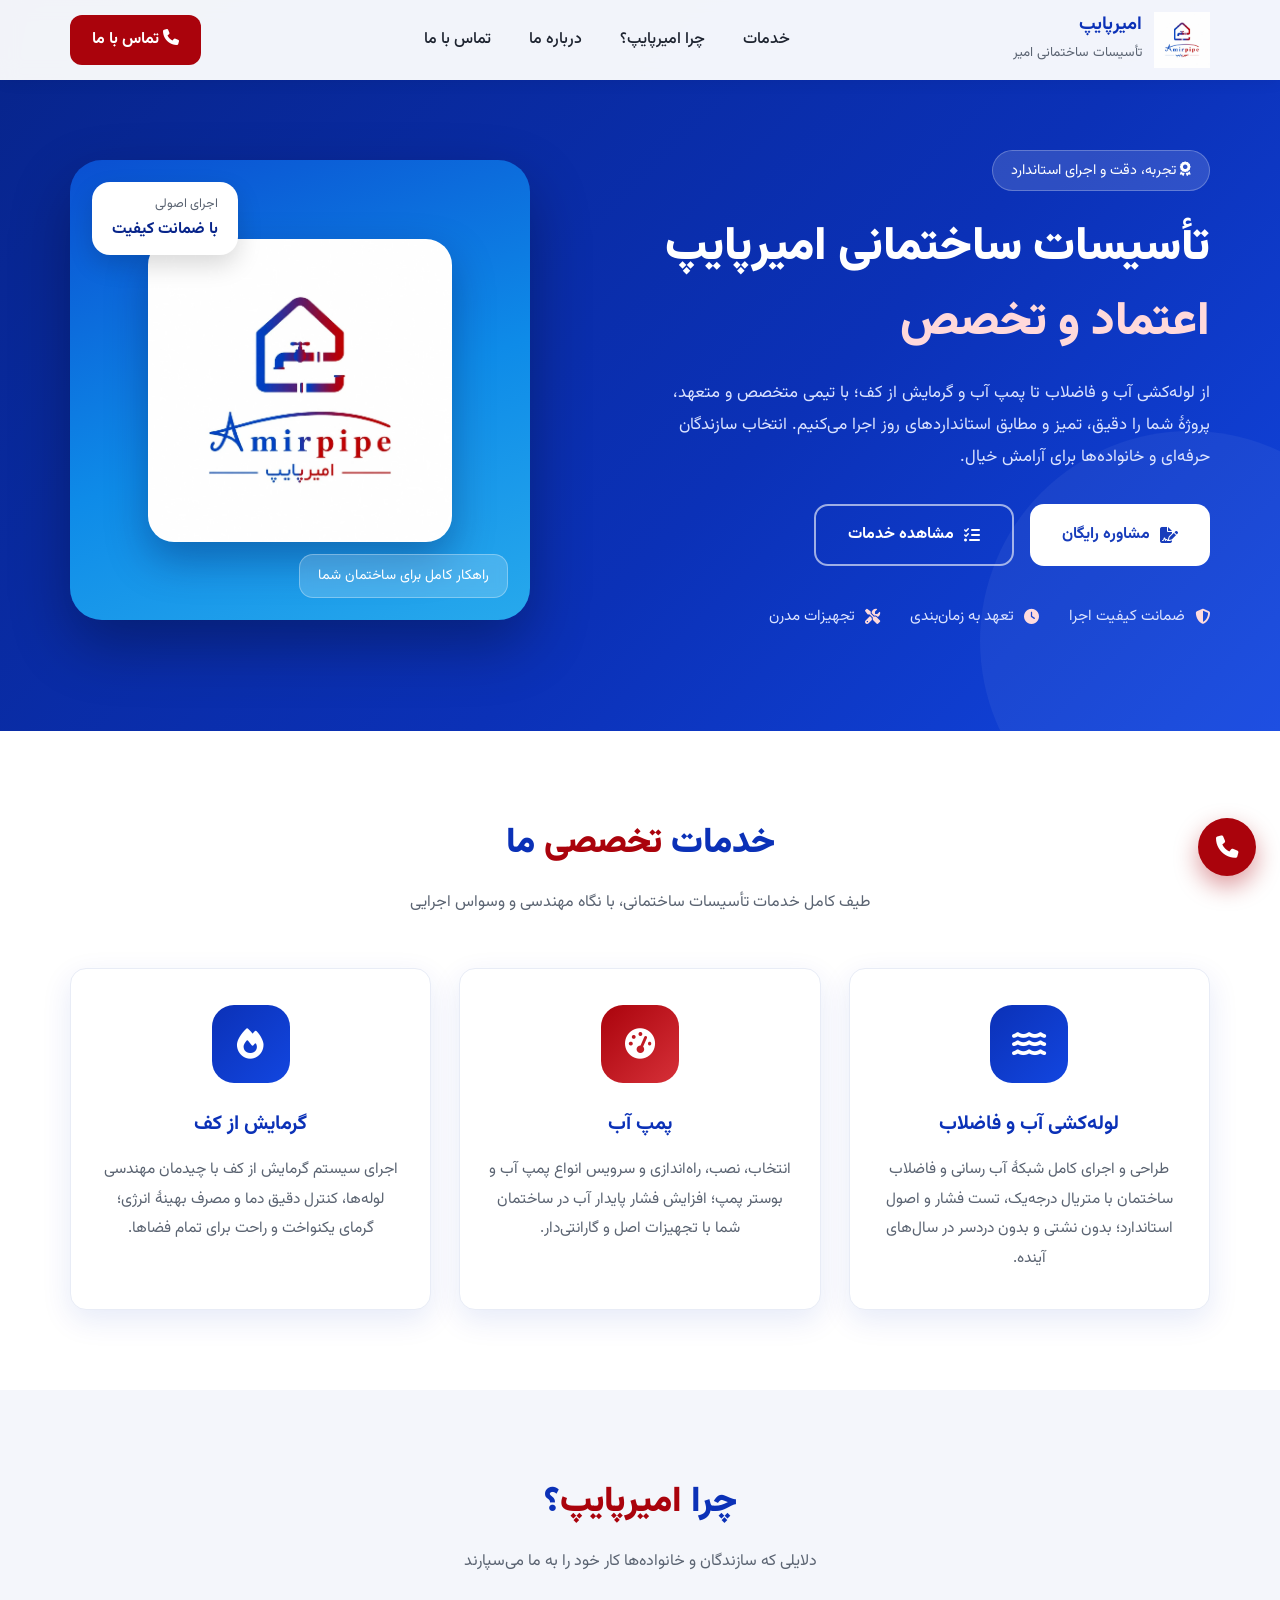
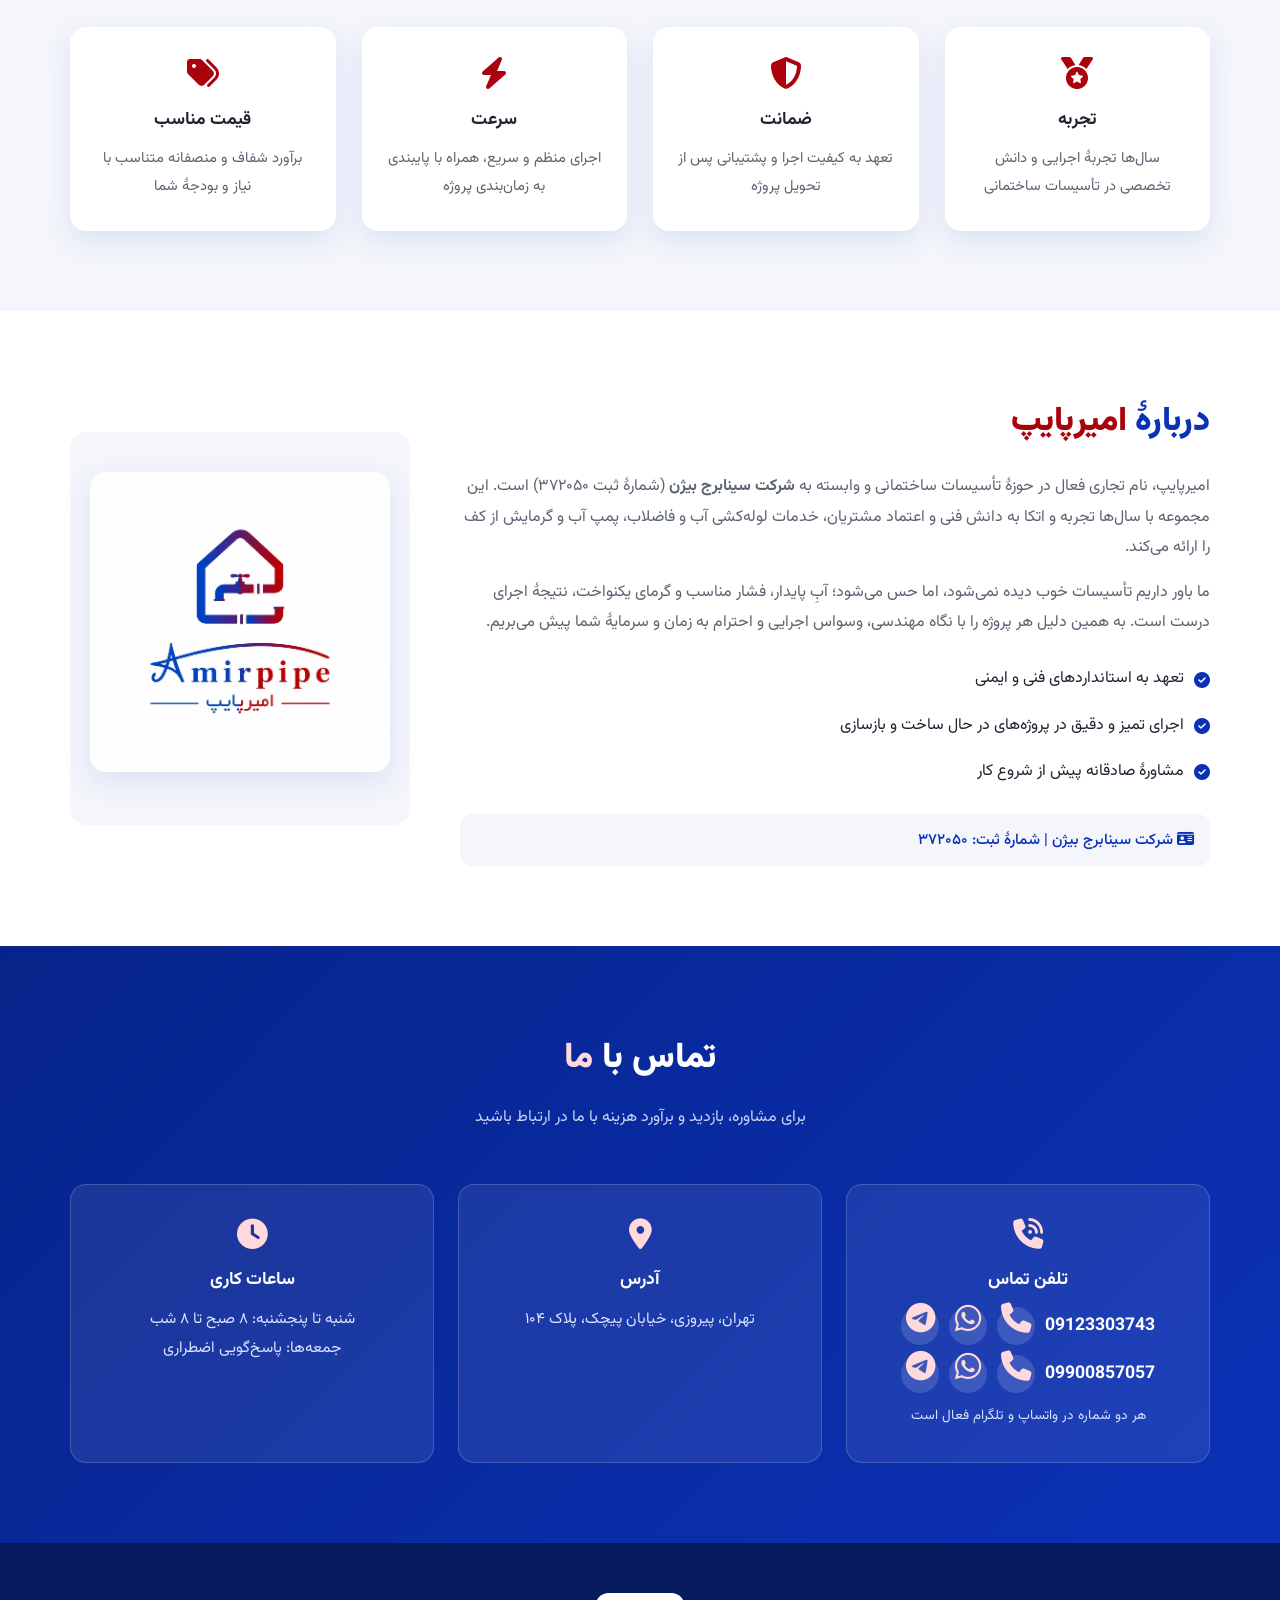
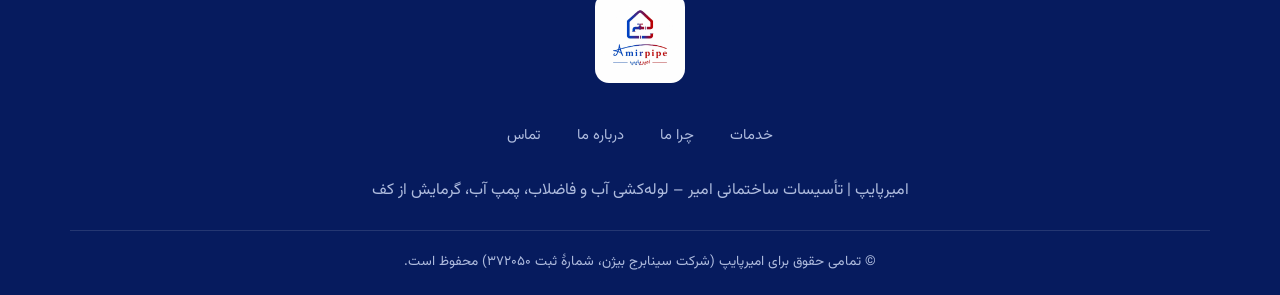
<file: index.html>
<!DOCTYPE html>
<html lang="fa" dir="rtl">
<head>
<meta charset="UTF-8">
<meta name="viewport" content="width=device-width, initial-scale=1.0">
<title>امیرپایپ | تأسیسات ساختمانی – لوله‌کشی، پمپ آب، گرمایش از کف</title>
<meta name="description" content="امیرپایپ؛ تأسیسات ساختمانی امیر: لوله‌کشی آب و فاضلاب، پمپ آب و گرمایش از کف با تخصص، دقت و اعتماد. اجرای استاندارد برای سازندگان و افراد.">
<meta name="keywords" content="لوله کشی آب و فاضلاب, پمپ آب, گرمایش از کف, تأسیسات ساختمانی, امیرپایپ">
<meta property="og:title" content="امیرپایپ | تأسیسات ساختمانی">
<meta property="og:description" content="لوله‌کشی آب و فاضلاب، پمپ آب و گرمایش از کف با تخصص و اعتماد.">
<meta property="og:image" content="[data-uri]">
<link rel="icon" type="image/webp" href="[data-uri]">
<link rel="preconnect" href="https://fonts.googleapis.com">
<link rel="preconnect" href="https://fonts.gstatic.com" crossorigin>
<link href="https://fonts.googleapis.com/css2?family=Vazirmatn:wght@300;400;500;700;900&display=swap" rel="stylesheet">
<link rel="stylesheet" href="https://cdnjs.cloudflare.com/ajax/libs/font-awesome/6.5.1/css/all.min.css">
<style>
:root{
  --primary:#0B31B7;
  --primary-dark:#07248a;
  --accent:#AA030C;
  --light:#f4f6fb;
  --white:#ffffff;
  --text:#1e2430;
  --muted:#5b6472;
  --radius:16px;
  --shadow:0 10px 30px rgba(11,49,183,.10);
}
*{margin:0;padding:0;box-sizing:border-box}
html{scroll-behavior:smooth}
body{font-family:'Vazirmatn',Tahoma,sans-serif;color:var(--text);background:var(--white);line-height:1.9}
img{max-width:100%}
a{text-decoration:none;color:inherit}
.container{width:min(1140px,92%);margin-inline:auto}
section{padding:80px 0}
.section-title{text-align:center;margin-bottom:50px}
.section-title h2{font-size:clamp(1.5rem,3.5vw,2.2rem);font-weight:900;color:var(--primary)}
.section-title h2 span{color:var(--accent)}
.section-title p{color:var(--muted);max-width:600px;margin:10px auto 0}
.reveal{opacity:0;transform:translateY(40px);transition:opacity .8s ease,transform .8s ease}
.reveal.visible{opacity:1;transform:translateY(0)}

/* Header */
header{position:fixed;inset-inline:0;top:0;background:rgba(255,255,255,.95);backdrop-filter:blur(10px);box-shadow:0 2px 15px rgba(0,0,0,.06);z-index:1000;transition:.3s}
.header-inner{display:flex;align-items:center;justify-content:space-between;padding:12px 0}
.brand{display:flex;align-items:center;gap:12px}
.brand img{height:56px;width:auto}
.brand-text b{color:var(--primary);font-size:1.15rem;display:block;line-height:1.4}
.brand-text small{color:var(--muted)}
nav ul{display:flex;gap:6px;list-style:none}
nav a{padding:10px 16px;border-radius:10px;font-weight:500;transition:.3s}
nav a:hover{background:var(--light);color:var(--primary)}
.header-cta{background:var(--accent);color:#fff;padding:10px 22px;border-radius:12px;font-weight:700;transition:.3s}
.header-cta:hover{background:#8a030a}
.hamburger{display:none;background:none;border:0;font-size:1.6rem;color:var(--primary);cursor:pointer;padding:6px}

/* Hero */
.hero{padding-top:150px;padding-bottom:100px;background:linear-gradient(135deg,#07248a 0%,#0B31B7 60%,#1246e0 100%);color:#fff;position:relative;overflow:hidden}
.hero::after{content:"";position:absolute;inset-inline-start:-120px;bottom:-120px;width:420px;height:420px;border-radius:50%;background:rgba(255,255,255,.05)}
.hero-inner{display:flex;align-items:center;gap:50px;flex-wrap:wrap}
.hero-text{flex:1 1 480px}
.hero-text .tag{display:inline-block;background:rgba(255,255,255,.14);border:1px solid rgba(255,255,255,.25);padding:6px 18px;border-radius:50px;font-size:.9rem;margin-bottom:20px}
.hero-text h1{font-size:clamp(1.7rem,4.5vw,2.9rem);font-weight:900;line-height:1.6;margin-bottom:18px}
.hero-text h1 .accent{color:#ffd9db}
.hero-text p{color:#dbe3ff;font-size:1.05rem;margin-bottom:30px;max-width:560px}
.hero-actions{display:flex;gap:16px;flex-wrap:wrap}
.btn{padding:14px 32px;border-radius:14px;font-weight:700;transition:.3s;display:inline-flex;align-items:center;gap:10px}
.btn-primary{background:#fff;color:var(--primary)}
.btn-primary:hover{background:var(--accent);color:#fff;transform:translateY(-3px)}
.btn-outline{border:2px solid rgba(255,255,255,.6);color:#fff}
.btn-outline:hover{background:rgba(255,255,255,.12)}
.hero-logo{flex:0 1 460px;width:100%}
.hero-card{position:relative;aspect-ratio:1/1;border-radius:32px;background:linear-gradient(160deg,#0a4fd1 0%,#0e8be8 55%,#27a9ec 100%);box-shadow:0 25px 60px rgba(0,0,0,.30);display:flex;align-items:center;justify-content:center;overflow:hidden}
.hero-card .logo-box{width:66%;aspect-ratio:1/1;border-radius:26px;overflow:hidden;box-shadow:0 18px 40px rgba(3,20,80,.35)}
.hero-card .logo-box img{display:block;width:100%;height:100%;object-fit:contain}
.hero-card .hc-badge{position:absolute;left:22px;top:22px;background:#fff;color:#1e2430;border-radius:18px;padding:12px 20px;text-align:right;line-height:1.7;box-shadow:0 10px 25px rgba(0,0,0,.15)}
.hero-card .hc-badge small{display:block;font-size:.8rem;color:#5b6472}
.hero-card .hc-badge b{font-size:1rem;color:#07248a}
.hero-card .hc-label{position:absolute;right:22px;bottom:22px;background:rgba(255,255,255,.18);border:1px solid rgba(255,255,255,.3);color:#fff;border-radius:14px;padding:8px 18px;font-size:.88rem;backdrop-filter:blur(6px)}
footer .brand-logo{height:90px;width:auto;border-radius:14px;background:#fff}
.hero-badges{display:flex;gap:30px;margin-top:36px;flex-wrap:wrap}
.hero-badges div{display:flex;align-items:center;gap:10px;color:#dbe3ff;font-size:.95rem}
.hero-badges i{color:#ffd9db}

/* Services */
.services-grid{display:grid;grid-template-columns:repeat(auto-fit,minmax(280px,1fr));gap:28px}
.service-card{background:var(--white);border:1px solid #e8ecf6;border-radius:var(--radius);padding:36px 28px;text-align:center;transition:.35s;box-shadow:var(--shadow)}
.service-card:hover{transform:translateY(-8px);border-color:var(--primary)}
.service-icon{width:78px;height:78px;margin:0 auto 22px;border-radius:22px;background:linear-gradient(135deg,var(--primary),#1246e0);color:#fff;display:flex;align-items:center;justify-content:center;font-size:1.9rem}
.service-card:nth-child(2) .service-icon{background:linear-gradient(135deg,var(--accent),#d63038)}
.service-card h3{font-size:1.25rem;margin-bottom:12px;color:var(--primary)}
.service-card p{color:var(--muted);font-size:.97rem}

/* Why us */
.why{background:var(--light)}
.why-grid{display:grid;grid-template-columns:repeat(auto-fit,minmax(240px,1fr));gap:26px}
.why-item{background:#fff;border-radius:var(--radius);padding:30px 24px;text-align:center;box-shadow:var(--shadow);transition:.3s}
.why-item:hover{transform:translateY(-6px)}
.why-item i{font-size:2rem;color:var(--accent);margin-bottom:14px}
.why-item h3{font-size:1.1rem;margin-bottom:8px}
.why-item p{color:var(--muted);font-size:.92rem}

/* About */
.about-inner{display:flex;gap:50px;align-items:center;flex-wrap:wrap}
.about-text{flex:1 1 480px}
.about-text h2{font-size:clamp(1.5rem,3vw,2.1rem);font-weight:900;color:var(--primary);margin-bottom:18px}
.about-text h2 span{color:var(--accent)}
.about-text p{color:var(--muted);margin-bottom:14px}
.about-points{list-style:none;margin-top:18px}
.about-points li{padding:8px 0;display:flex;gap:10px;align-items:center}
.about-points i{color:var(--primary)}
.about-logo{flex:0 1 340px;text-align:center;background:var(--light);border-radius:var(--radius);padding:40px 20px}
.about-logo img{border-radius:16px;box-shadow:var(--shadow)}

/* Contact */
.contact{background:linear-gradient(135deg,#07248a,#0B31B7);color:#fff}
.contact .section-title h2{color:#fff}
.contact .section-title p{color:#c9d4f7}
.contact-grid{display:grid;grid-template-columns:repeat(auto-fit,minmax(260px,1fr));gap:24px}
.contact-card{background:rgba(255,255,255,.08);border:1px solid rgba(255,255,255,.18);border-radius:var(--radius);padding:34px 26px;text-align:center;transition:.3s}
.contact-card:hover{background:rgba(255,255,255,.14)}
.contact-card i{font-size:1.9rem;color:#ffd9db;margin-bottom:14px}
.contact-card h3{margin-bottom:8px;font-size:1.1rem}
.contact-card p,.contact-card a{color:#dbe3ff;font-size:.97rem;direction:ltr;unicode-bidi:embed}
.contact-card a:hover{color:#fff}

.phone-row{display:flex;align-items:center;justify-content:center;gap:10px;flex-wrap:wrap;margin:10px 0}
.phone-row .num{font-weight:700;font-size:1.1rem;color:#fff;direction:ltr;unicode-bidi:embed}
.phone-row .ch{width:38px;height:38px;border-radius:50%;display:inline-flex;align-items:center;justify-content:center;background:rgba(255,255,255,.14);color:#fff;font-size:1.1rem;transition:.3s}
.phone-row .ch:hover{transform:translateY(-3px)}
.phone-row .ch.wa:hover{background:#25D366}
.phone-row .ch.tg:hover{background:#229ED9}
.phone-row .ch.tel:hover{background:var(--accent)}
.reg-note{margin-top:18px;padding:12px 16px;background:var(--light);border-radius:12px;color:var(--primary);font-weight:500;font-size:.95rem}

/* Footer */
footer{background:#061b5e;color:#aebbdd;padding:50px 0 20px;text-align:center}
footer .brand img{height:60px}
footer .f-nav{display:flex;gap:8px;justify-content:center;flex-wrap:wrap;margin:20px 0}
footer .f-nav a{padding:6px 14px;font-size:.92rem;transition:.3s}
footer .f-nav a:hover{color:#fff}
footer .copy{border-top:1px solid rgba(255,255,255,.12);margin-top:24px;padding-top:18px;font-size:.85rem}

/* Floating call */
.call-float{position:fixed;inset-inline-start:24px;bottom:24px;width:58px;height:58px;border-radius:50%;background:var(--accent);color:#fff;display:flex;align-items:center;justify-content:center;font-size:1.4rem;box-shadow:0 10px 25px rgba(170,3,12,.4);z-index:999;animation:pulse 2s infinite}
@keyframes pulse{0%{box-shadow:0 0 0 0 rgba(170,3,12,.45)}70%{box-shadow:0 0 0 18px rgba(170,3,12,0)}100%{box-shadow:0 0 0 0 rgba(170,3,12,0)}}

/* Mobile */
@media(max-width:900px){
  nav{position:fixed;top:80px;inset-inline:0;background:#fff;box-shadow:0 15px 30px rgba(0,0,0,.1);max-height:0;overflow:hidden;transition:max-height .4s ease}
  nav.open{max-height:420px}
  nav ul{flex-direction:column;padding:16px}
  .hamburger{display:block}
  .header-cta{display:none}
  .hero{padding-top:120px}
}
</style>
</head>
<body>

<header>
  <div class="container header-inner">
    <a href="#hero" class="brand">
      <img src="[data-uri]" alt="لوگوی امیرپایپ">
      <span class="brand-text"><b>امیرپایپ</b><small>تأسیسات ساختمانی امیر</small></span>
    </a>
    <nav id="mainNav">
      <ul>
        <li><a href="#services">خدمات</a></li>
        <li><a href="#why">چرا امیرپایپ؟</a></li>
        <li><a href="#about">درباره ما</a></li>
        <li><a href="#contact">تماس با ما</a></li>
      </ul>
    </nav>
    <a class="header-cta" href="#contact"><i class="fa-solid fa-phone"></i> تماس با ما</a>
    <button class="hamburger" id="hamburger" aria-label="باز کردن منو" aria-controls="mainNav" aria-expanded="false"><i class="fa-solid fa-bars"></i></button>
  </div>
</header>

<section class="hero" id="hero">
  <div class="container hero-inner">
    <div class="hero-text reveal">
      <span class="tag"><i class="fa-solid fa-award"></i> تجربه، دقت و اجرای استاندارد</span>
      <h1>تأسیسات ساختمانی امیرپایپ<br><span class="accent">اعتماد و تخصص</span></h1>
      <p>از لوله‌کشی آب و فاضلاب تا پمپ آب و گرمایش از کف؛ با تیمی متخصص و متعهد، پروژهٔ شما را دقیق، تمیز و مطابق استانداردهای روز اجرا می‌کنیم. انتخاب سازندگان حرفه‌ای و خانواده‌ها برای آرامش خیال.</p>
      <div class="hero-actions">
        <a href="#contact" class="btn btn-primary"><i class="fa-solid fa-file-signature"></i> مشاوره رایگان</a>
        <a href="#services" class="btn btn-outline"><i class="fa-solid fa-list-check"></i> مشاهده خدمات</a>
      </div>
      <div class="hero-badges">
        <div><i class="fa-solid fa-shield-halved"></i> ضمانت کیفیت اجرا</div>
        <div><i class="fa-solid fa-clock"></i> تعهد به زمان‌بندی</div>
        <div><i class="fa-solid fa-screwdriver-wrench"></i> تجهیزات مدرن</div>
      </div>
    </div>
    <div class="hero-logo reveal">
      <div class="hero-card">
        <div class="hc-badge"><small>اجرای اصولی</small><b>با ضمانت کیفیت</b></div>
        <div class="logo-box"><img src="[data-uri]" alt="امیرپایپ - تأسیسات ساختمانی"></div>
        <div class="hc-label">راهکار کامل برای ساختمان شما</div>
      </div>
    </div>
  </div>
</section>

<section id="services">
  <div class="container">
    <div class="section-title reveal">
      <h2>خدمات <span>تخصصی</span> ما</h2>
      <p>طیف کامل خدمات تأسیسات ساختمانی، با نگاه مهندسی و وسواس اجرایی</p>
    </div>
    <div class="services-grid">
      <div class="service-card reveal">
        <div class="service-icon"><i class="fa-solid fa-water"></i></div>
        <h3>لوله‌کشی آب و فاضلاب</h3>
        <p>طراحی و اجرای کامل شبکهٔ آب رسانی و فاضلاب ساختمان با متریال درجه‌یک، تست فشار و اصول استاندارد؛ بدون نشتی و بدون دردسر در سال‌های آینده.</p>
      </div>
      <div class="service-card reveal">
        <div class="service-icon"><i class="fa-solid fa-gauge-high"></i></div>
        <h3>پمپ آب</h3>
        <p>انتخاب، نصب، راه‌اندازی و سرویس انواع پمپ آب و بوستر پمپ؛ افزایش فشار پایدار آب در ساختمان شما با تجهیزات اصل و گارانتی‌دار.</p>
      </div>
      <div class="service-card reveal">
        <div class="service-icon"><i class="fa-solid fa-fire"></i></div>
        <h3>گرمایش از کف</h3>
        <p>اجرای سیستم گرمایش از کف با چیدمان مهندسی لوله‌ها، کنترل دقیق دما و مصرف بهینهٔ انرژی؛ گرمای یکنواخت و راحت برای تمام فضاها.</p>
      </div>
    </div>
  </div>
</section>

<section class="why" id="why">
  <div class="container">
    <div class="section-title reveal">
      <h2>چرا <span>امیرپایپ</span>؟</h2>
      <p>دلایلی که سازندگان و خانواده‌ها کار خود را به ما می‌سپارند</p>
    </div>
    <div class="why-grid">
      <div class="why-item reveal"><i class="fa-solid fa-medal"></i><h3>تجربه</h3><p>سال‌ها تجربهٔ اجرایی و دانش تخصصی در تأسیسات ساختمانی</p></div>
      <div class="why-item reveal"><i class="fa-solid fa-shield-halved"></i><h3>ضمانت</h3><p>تعهد به کیفیت اجرا و پشتیبانی پس از تحویل پروژه</p></div>
      <div class="why-item reveal"><i class="fa-solid fa-bolt"></i><h3>سرعت</h3><p>اجرای منظم و سریع، همراه با پایبندی به زمان‌بندی پروژه</p></div>
      <div class="why-item reveal"><i class="fa-solid fa-tags"></i><h3>قیمت مناسب</h3><p>برآورد شفاف و منصفانه متناسب با نیاز و بودجهٔ شما</p></div>
    </div>
  </div>
</section>

<section id="about">
  <div class="container about-inner">
    <div class="about-text reveal">
      <h2>دربارهٔ <span>امیرپایپ</span></h2>
      <p>امیرپایپ، نام تجاری فعال در حوزهٔ تأسیسات ساختمانی و وابسته به <strong>شرکت سینابرج بیژن</strong> (شمارهٔ ثبت ۳۷۲۰۵۰) است. این مجموعه با سال‌ها تجربه و اتکا به دانش فنی و اعتماد مشتریان، خدمات لوله‌کشی آب و فاضلاب، پمپ آب و گرمایش از کف را ارائه می‌کند.</p>
      <p>ما باور داریم تأسیسات خوب دیده نمی‌شود، اما حس می‌شود؛ آبِ پایدار، فشار مناسب و گرمای یکنواخت، نتیجهٔ اجرای درست است. به همین دلیل هر پروژه را با نگاه مهندسی، وسواس اجرایی و احترام به زمان و سرمایهٔ شما پیش می‌بریم.</p>
      <ul class="about-points">
        <li><i class="fa-solid fa-circle-check"></i> تعهد به استانداردهای فنی و ایمنی</li>
        <li><i class="fa-solid fa-circle-check"></i> اجرای تمیز و دقیق در پروژه‌های در حال ساخت و بازسازی</li>
        <li><i class="fa-solid fa-circle-check"></i> مشاورهٔ صادقانه پیش از شروع کار</li>
      </ul>
      <div class="reg-note"><i class="fa-solid fa-id-card"></i> شرکت سینابرج بیژن | شمارهٔ ثبت: ۳۷۲۰۵۰</div>
    </div>
    <div class="about-logo reveal">
      <img src="[data-uri]" alt="لوگوی برند امیرپایپ">
    </div>
  </div>
</section>

<section class="contact" id="contact">
  <div class="container">
    <div class="section-title reveal">
      <h2>تماس با <span style="color:#ffd9db">ما</span></h2>
      <p>برای مشاوره، بازدید و برآورد هزینه با ما در ارتباط باشید</p>
    </div>
    <div class="contact-grid">
      <div class="contact-card reveal">
        <i class="fa-solid fa-phone-volume"></i>
        <h3>تلفن تماس</h3>
        <div class="phone-row"><span class="num">09123303743</span>
          <a class="ch tel" href="tel:09123303743" aria-label="تماس"><i class="fa-solid fa-phone"></i></a>
          <a class="ch wa" href="https://wa.me/989123303743" target="_blank" rel="noopener" aria-label="واتساپ"><i class="fa-brands fa-whatsapp"></i></a>
          <a class="ch tg" href="https://t.me/+989123303743" target="_blank" rel="noopener" aria-label="تلگرام"><i class="fa-brands fa-telegram"></i></a></div>
        <div class="phone-row"><span class="num">09900857057</span>
          <a class="ch tel" href="tel:09900857057" aria-label="تماس"><i class="fa-solid fa-phone"></i></a>
          <a class="ch wa" href="https://wa.me/989900857057" target="_blank" rel="noopener" aria-label="واتساپ"><i class="fa-brands fa-whatsapp"></i></a>
          <a class="ch tg" href="https://t.me/+989900857057" target="_blank" rel="noopener" aria-label="تلگرام"><i class="fa-brands fa-telegram"></i></a></div>
        <p style="direction:rtl;font-size:.85rem">هر دو شماره در واتساپ و تلگرام فعال است</p>
      </div>
      <div class="contact-card reveal">
        <i class="fa-solid fa-location-dot"></i>
        <h3>آدرس</h3>
        <p style="direction:rtl">تهران، پیروزی، خیابان پیچک، پلاک ۱۰۴</p>
      </div>
      <div class="contact-card reveal">
        <i class="fa-solid fa-clock"></i>
        <h3>ساعات کاری</h3>
        <p style="direction:rtl">شنبه تا پنجشنبه: ۸ صبح تا ۸ شب<br>جمعه‌ها: پاسخ‌گویی اضطراری</p>
      </div>
    </div>
  </div>
</section>

<footer>
  <div class="container">
    <img class="brand-logo" src="[data-uri]" alt="امیرپایپ">
    <div class="f-nav">
      <a href="#services">خدمات</a>
      <a href="#why">چرا ما</a>
      <a href="#about">درباره ما</a>
      <a href="#contact">تماس</a>
    </div>
    <p>امیرپایپ | تأسیسات ساختمانی امیر – لوله‌کشی آب و فاضلاب، پمپ آب، گرمایش از کف</p>
    <p class="copy">© تمامی حقوق برای امیرپایپ (شرکت سینابرج بیژن، شمارهٔ ثبت ۳۷۲۰۵۰) محفوظ است.</p>
  </div>
</footer>

<a class="call-float" href="tel:09123303743" aria-label="مشاوره و تماس با امیرپایپ"><i class="fa-solid fa-phone"></i></a>

<script>
// Hamburger menu
const burger=document.getElementById('hamburger'),nav=document.getElementById('mainNav');
burger.addEventListener('click',()=>{const o=nav.classList.toggle('open');burger.setAttribute('aria-expanded',o);burger.innerHTML=o?'<i class="fa-solid fa-xmark"></i>':'<i class="fa-solid fa-bars"></i>';});
nav.querySelectorAll('a').forEach(a=>a.addEventListener('click',()=>{nav.classList.remove('open');burger.innerHTML='<i class="fa-solid fa-bars"></i>';burger.setAttribute('aria-expanded','false');}));

// Scroll reveal
if ('IntersectionObserver' in window) {
  const io=new IntersectionObserver(es=>es.forEach(e=>{if(e.isIntersecting){e.target.classList.add('visible');io.unobserve(e.target);}}),{threshold:.15});
  document.querySelectorAll('.reveal').forEach(el=>io.observe(el));
} else { document.querySelectorAll('.reveal').forEach(el=>el.classList.add('visible')); }

// Header shadow on scroll
window.addEventListener('scroll',()=>{document.querySelector('header').style.boxShadow=window.scrollY>40?'0 6px 25px rgba(0,0,0,.12)':'0 2px 15px rgba(0,0,0,.06)';});
</script>
</body>
</html>
</file>
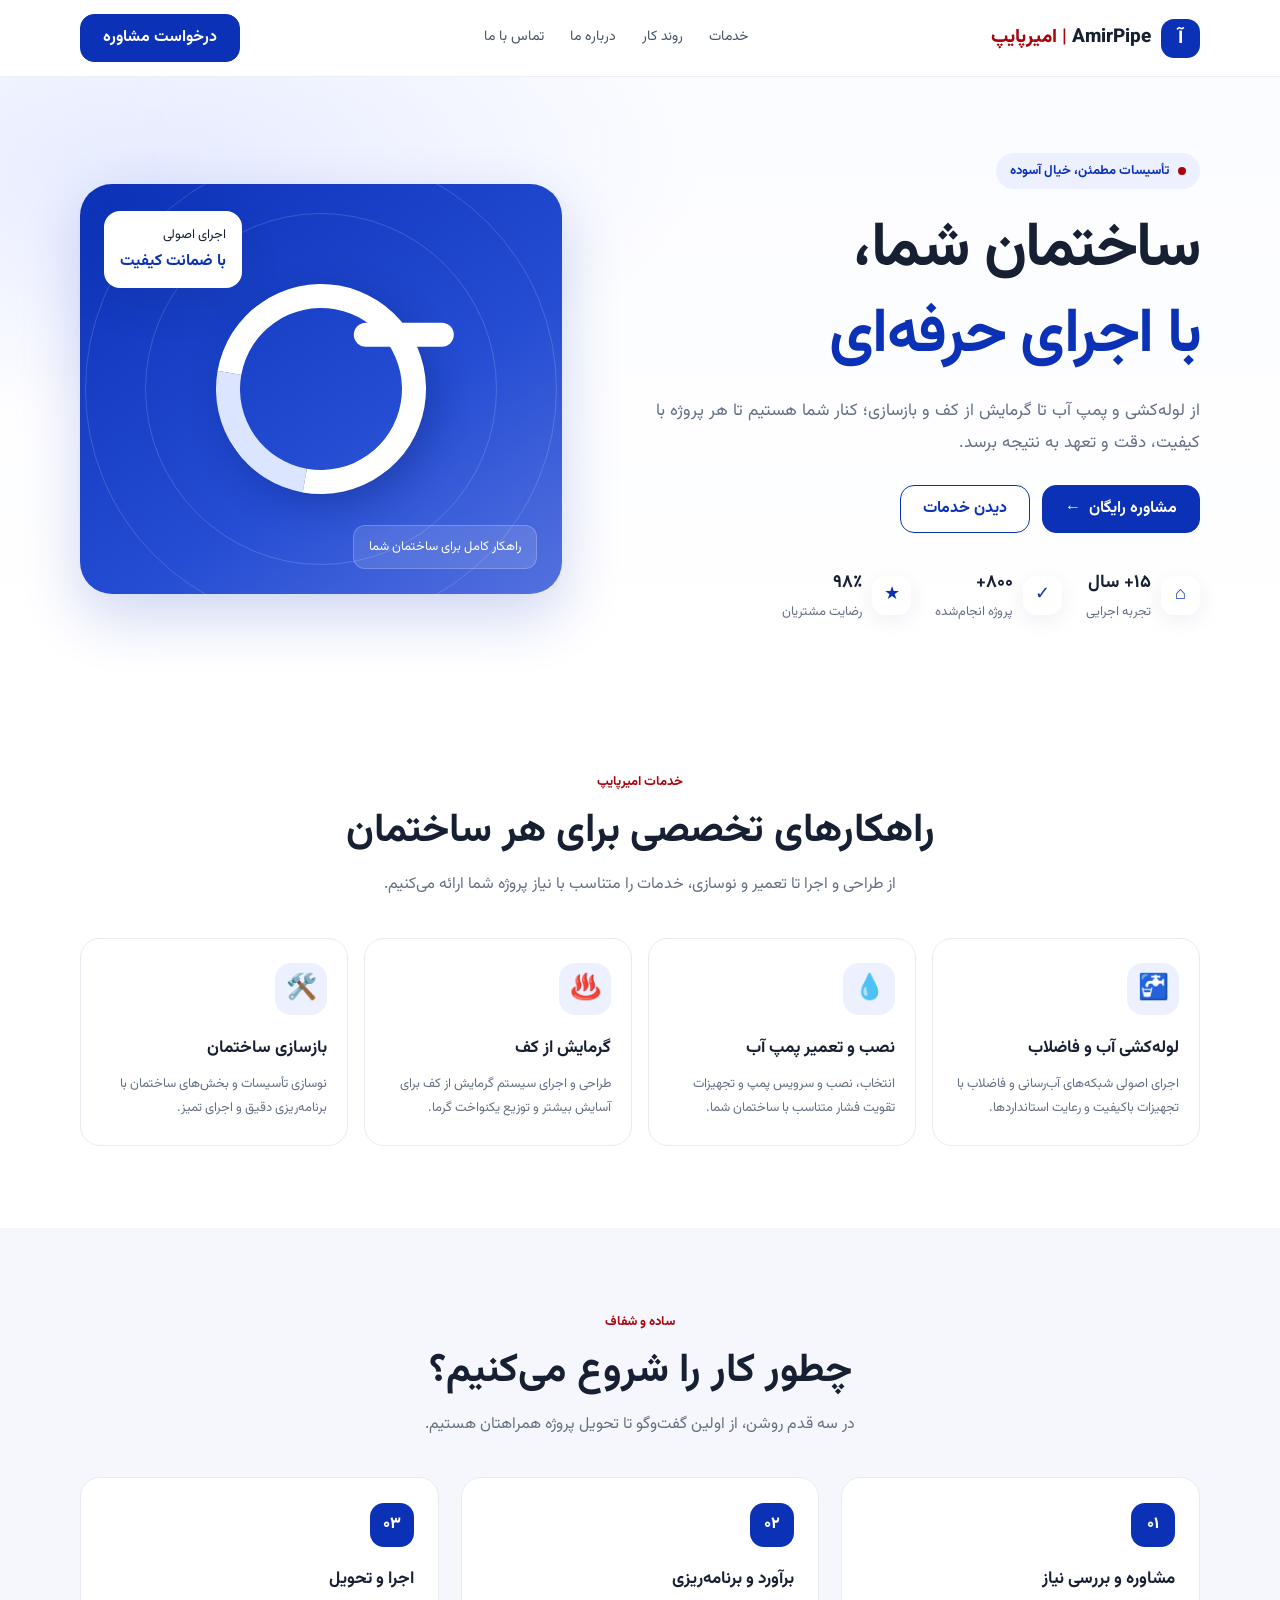
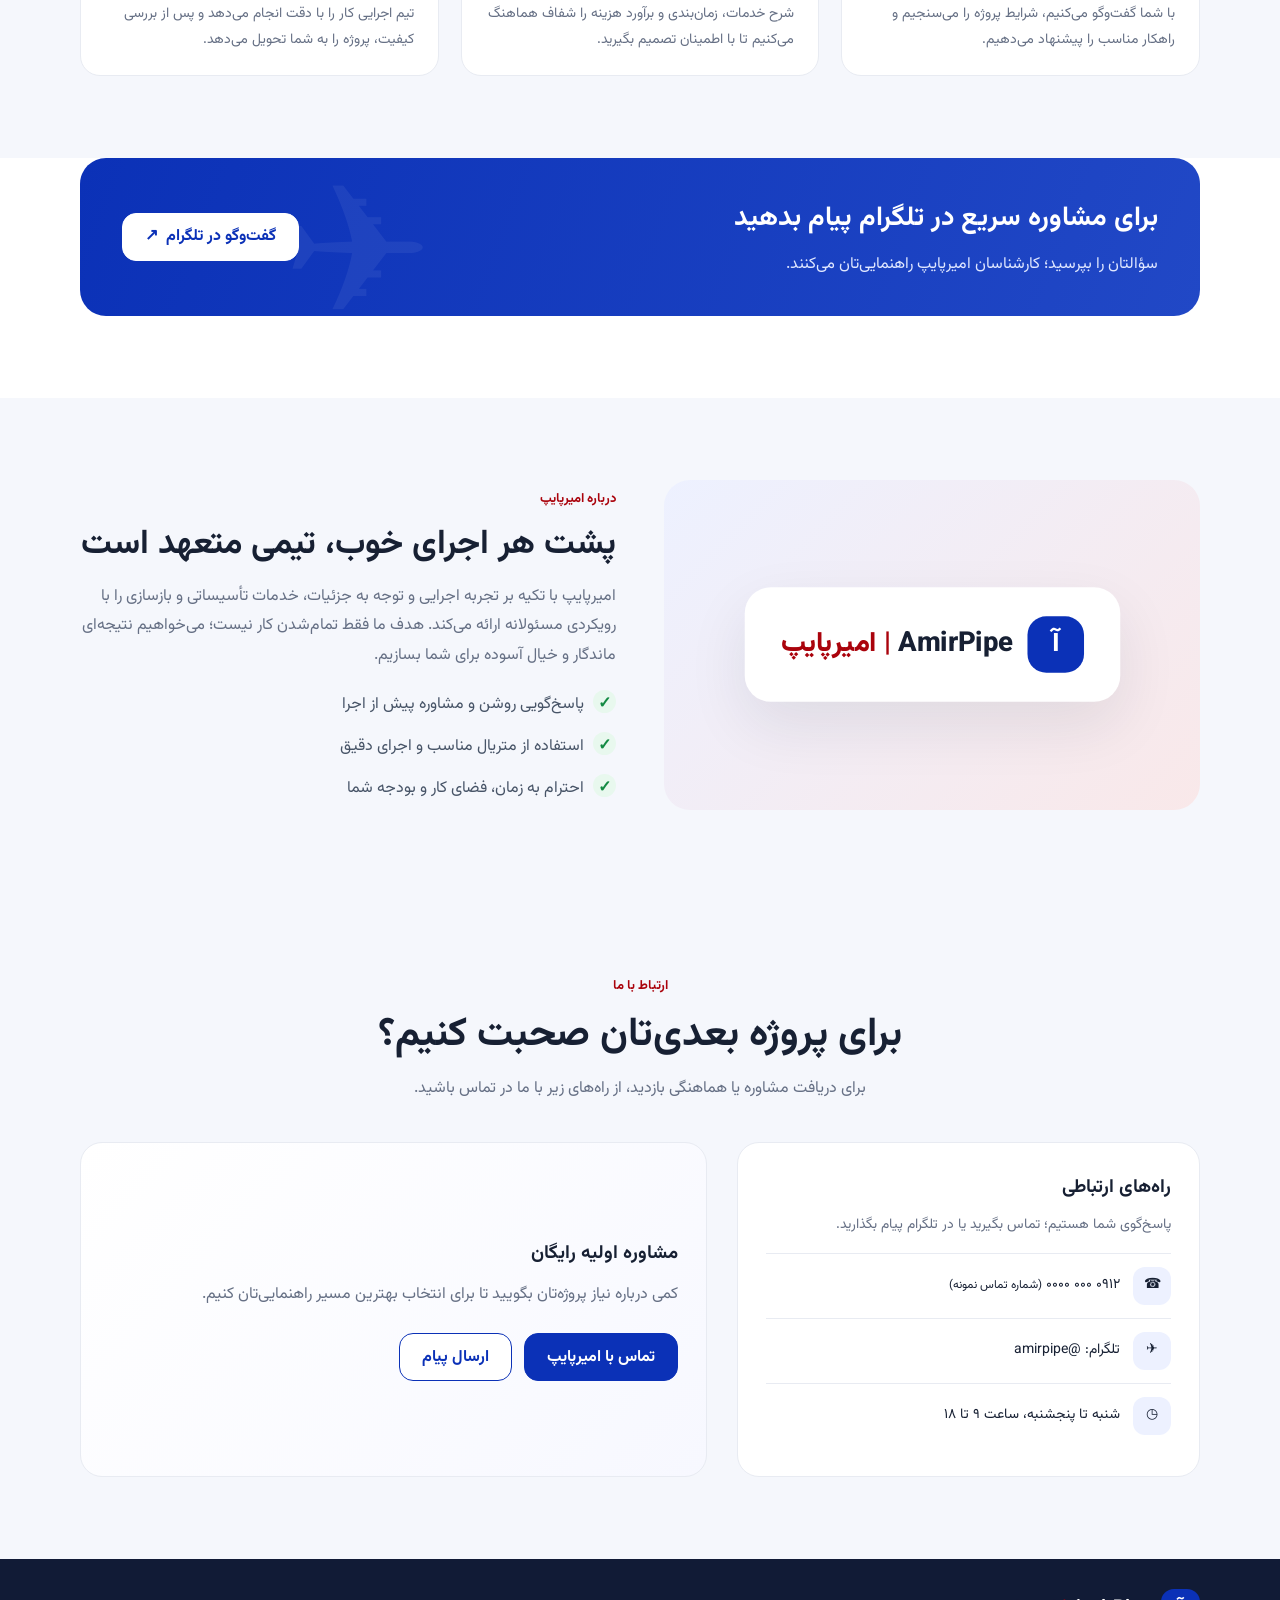
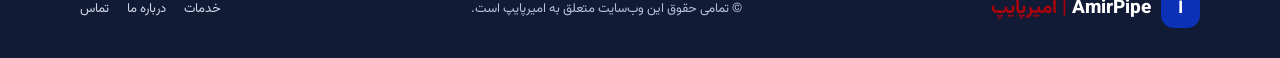
<file: amirpipe-site/index.html>
<!doctype html>
<html lang="fa" dir="rtl">
<head>
<meta charset="utf-8"><meta name="viewport" content="width=device-width,initial-scale=1">
<title>امیرپایپ | خدمات تخصصی تأسیسات ساختمان</title>
<meta name="description" content="امیرپایپ؛ اجرای تخصصی لوله‌کشی آب و فاضلاب، پمپ آب، گرمایش از کف و بازسازی ساختمان با تیمی باتجربه و متعهد.">
<meta name="keywords" content="امیرپایپ, لوله‌کشی, تأسیسات ساختمان, پمپ آب, گرمایش از کف, بازسازی">
<meta name="theme-color" content="#0B31B7"><meta property="og:locale" content="fa_IR"><meta property="og:type" content="website"><meta property="og:title" content="امیرپایپ | خدمات تخصصی تأسیسات"><meta property="og:description" content="راهکار مطمئن برای تأسیسات و بازسازی ساختمان شما">
<link rel="preconnect" href="https://fonts.googleapis.com"><link rel="preconnect" href="https://fonts.gstatic.com" crossorigin><link href="https://fonts.googleapis.com/css2?family=Vazirmatn:wght@400;500;600;700;800&display=swap" rel="stylesheet">
<style>
:root{--blue:#0B31B7;--red:#AA030C;--ink:#172033;--muted:#667085;--line:#e8ebf2;--paper:#fff;--soft:#f5f7fc;--blue-soft:#edf1ff;--radius:24px;--shadow:0 16px 42px rgba(23,32,51,.09);--space:8px}*{box-sizing:border-box}html{scroll-behavior:smooth;scroll-padding-top:90px}body{margin:0;font-family:'Vazirmatn',sans-serif;color:var(--ink);background:var(--paper);line-height:1.85}a{color:inherit;text-decoration:none}button,a{-webkit-tap-highlight-color:transparent}.container{width:min(1120px,calc(100% - 40px));margin:auto}.topbar{position:sticky;top:0;z-index:5;background:rgba(255,255,255,.93);backdrop-filter:blur(14px);border-bottom:1px solid rgba(232,235,242,.8)}.nav{height:76px;display:flex;align-items:center;justify-content:space-between;gap:24px}.brand{display:inline-flex;align-items:center;gap:10px;font-weight:800;font-size:19px;white-space:nowrap}.brand-mark{width:39px;height:39px;border-radius:13px;background:var(--blue);display:grid;place-items:center;color:white;font-size:20px}.brand em{font-style:normal;color:var(--red)}.navlinks{display:flex;gap:26px;color:#475467;font-size:14px}.navlinks a:hover{color:var(--blue)}.btn{display:inline-flex;justify-content:center;align-items:center;gap:8px;min-height:48px;padding:0 22px;border-radius:14px;background:var(--blue);color:white;font-weight:700;border:1px solid var(--blue);transition:.2s transform,.2s box-shadow,.2s background}.btn:hover{transform:translateY(-2px);box-shadow:0 10px 24px #0b31b733}.btn-outline{background:white;color:var(--blue)}.btn-red{background:var(--red);border-color:var(--red)}.hero{padding:76px 0 64px;background:radial-gradient(ellipse at 12% 15%,#e6ebff 0,transparent 34%),linear-gradient(180deg,#fbfcff,#fff)}.hero-grid{display:grid;grid-template-columns:1.1fr .9fr;align-items:center;gap:50px}.eyebrow{display:inline-flex;align-items:center;gap:9px;background:var(--blue-soft);border-radius:999px;padding:6px 14px;color:var(--blue);font-size:13px;font-weight:700}.dot{width:8px;height:8px;background:var(--red);border-radius:50%}h1,h2,h3,p{margin-top:0}h1{font-size:clamp(36px,5.3vw,62px);line-height:1.38;letter-spacing:-1.5px;margin:18px 0}h1 span{color:var(--blue)}.lead{font-size:17px;color:var(--muted);max-width:590px;margin-bottom:26px}.actions{display:flex;gap:12px;flex-wrap:wrap}.trust{display:flex;gap:24px;margin-top:34px;flex-wrap:wrap}.trust-item{display:flex;align-items:center;gap:10px;font-size:13px;color:var(--muted)}.trust-item strong{display:block;color:var(--ink);font-size:18px}.trust-icon{width:39px;height:39px;background:white;box-shadow:0 5px 20px #18244a12;border-radius:13px;display:grid;place-items:center;color:var(--blue);font-size:18px}.visual{min-height:410px;border-radius:32px;background:linear-gradient(145deg,#0b31b7,#244dd3 60%,#5571df);position:relative;overflow:hidden;display:grid;place-items:center;box-shadow:0 22px 60px #0b31b733}.visual:before,.visual:after{content:'';position:absolute;border:1px solid #ffffff28;border-radius:50%;width:350px;height:350px}.visual:after{width:470px;height:470px}.pipe-art{position:relative;z-index:1;width:210px;height:210px;border:24px solid #fff;border-left-color:#dce5ff;border-radius:50%;transform:rotate(-35deg);box-shadow:0 14px 35px #081e6b50}.pipe-art:before{content:'';position:absolute;background:#fff;width:100px;height:24px;right:-68px;top:72px;border-radius:20px;transform:rotate(35deg)}.visual-label{position:absolute;bottom:25px;right:25px;color:white;background:#ffffff20;border:1px solid #ffffff35;padding:9px 15px;border-radius:12px;font-size:13px}.float-card{position:absolute;top:27px;left:24px;background:white;border-radius:16px;padding:12px 16px;box-shadow:var(--shadow);font-size:13px}.float-card b{color:var(--blue);display:block;font-size:16px}.section{padding:82px 0}.section.soft{background:var(--soft)}.section-head{text-align:center;max-width:650px;margin:0 auto 38px}.kicker{color:var(--red);font-weight:700;font-size:13px;margin-bottom:8px}.section-head h2{font-size:clamp(27px,3.6vw,40px);margin-bottom:10px;line-height:1.45}.section-head p{color:var(--muted);margin:0}.cards{display:grid;grid-template-columns:repeat(4,1fr);gap:16px}.card{background:white;border:1px solid var(--line);border-radius:20px;padding:24px 20px;transition:.22s transform,.22s box-shadow}.card:hover{transform:translateY(-5px);box-shadow:var(--shadow)}.service-icon{width:52px;height:52px;display:grid;place-items:center;border-radius:16px;background:var(--blue-soft);font-size:25px;margin-bottom:18px}.card h3{font-size:17px;margin-bottom:8px}.card p{color:var(--muted);font-size:13px;margin:0}.steps{display:grid;grid-template-columns:repeat(3,1fr);gap:22px;counter-reset:step}.step{position:relative;padding:25px 24px 22px;border:1px solid var(--line);border-radius:20px;background:white}.step-num{width:44px;height:44px;border-radius:14px;background:var(--blue);color:white;display:grid;place-items:center;font-weight:800;margin-bottom:17px}.step h3{font-size:17px;margin-bottom:6px}.step p{color:var(--muted);font-size:14px;margin:0}.telegram{padding:0 0 82px}.telegram-box{border-radius:26px;background:linear-gradient(110deg,#0B31B7,#2148c6);color:white;padding:36px 42px;display:flex;align-items:center;justify-content:space-between;gap:22px;overflow:hidden;position:relative}.telegram-box:after{content:'✈';position:absolute;font-size:180px;opacity:.06;left:18%;top:-55px}.telegram-box h2{font-size:27px;margin:0 0 6px}.telegram-box p{margin:0;color:#e0e7ff}.telegram-box .btn{background:white;color:var(--blue);border-color:white;position:relative;z-index:1;white-space:nowrap}.about-grid{display:grid;grid-template-columns:1fr 1fr;gap:48px;align-items:center}.about-visual{min-height:330px;border-radius:26px;background:linear-gradient(135deg,#edf1ff,#f9e8e9);display:grid;place-items:center;position:relative;overflow:hidden}.about-visual .brand{transform:scale(1.45);background:white;padding:20px 25px;border-radius:18px;box-shadow:var(--shadow)}.checklist{list-style:none;padding:0;margin:20px 0 0;display:grid;gap:12px;color:#475467}.checklist li:before{content:'✓';display:inline-grid;place-items:center;width:23px;height:23px;border-radius:50%;background:#e8f8ee;color:#138a43;font-weight:800;margin-left:9px}.about-copy h2{font-size:34px;line-height:1.5;margin-bottom:12px}.about-copy p{color:var(--muted)}.contact{background:var(--soft)}.contact-grid{display:grid;grid-template-columns:.85fr 1.15fr;gap:30px}.contact-info,.contact-panel{background:white;border:1px solid var(--line);border-radius:22px;padding:28px}.contact-info h3,.contact-panel h3{margin-bottom:8px}.contact-info>p{color:var(--muted);font-size:14px}.contact-line{display:flex;gap:13px;align-items:center;padding:13px 0;border-top:1px solid var(--line);font-size:14px}.contact-line span:first-child{width:38px;height:38px;border-radius:12px;background:var(--blue-soft);display:grid;place-items:center}.contact-panel{display:flex;flex-direction:column;justify-content:center;background:linear-gradient(135deg,#fff,#f7f8ff)}.contact-panel p{color:var(--muted)}.contact-panel .actions{margin-top:8px}.footer{background:#111b36;color:#e8ecf7;padding:30px 0}.footer-row{display:flex;align-items:center;justify-content:space-between;gap:18px}.footer .brand{color:white}.footer p{font-size:13px;color:#b6bfd4;margin:0}.footer-links{display:flex;gap:18px;font-size:13px;color:#d0d7e7}.mobile-cta{display:none}
@media(max-width:900px){.navlinks{gap:14px}.cards{grid-template-columns:repeat(2,1fr)}.hero-grid{gap:28px}.visual{min-height:360px}.trust{gap:15px}.about-grid{gap:28px}}@media(max-width:680px){.container{width:min(100% - 32px,520px)}.nav{height:66px}.navlinks{display:none}.nav>.btn{min-height:42px;padding:0 13px;font-size:13px}.brand{font-size:17px}.hero{padding:46px 0 50px}.hero-grid{grid-template-columns:1fr}.hero-copy{text-align:center}.hero-copy .lead{margin-inline:auto}.actions{justify-content:center}.trust{justify-content:center;text-align:right}.visual{min-height:290px;order:-1}.pipe-art{transform:scale(.82) rotate(-35deg)}.section{padding:62px 0}.section-head{margin-bottom:27px}.cards{gap:11px}.card{padding:19px 15px}.service-icon{width:46px;height:46px}.steps{grid-template-columns:1fr;gap:12px}.step{padding:20px}.telegram{padding-bottom:62px}.telegram-box{padding:25px 22px;align-items:flex-start;flex-direction:column}.telegram-box h2{font-size:22px}.about-grid,.contact-grid{grid-template-columns:1fr}.about-visual{min-height:230px;order:2}.about-copy h2{font-size:29px}.contact-info,.contact-panel{padding:22px}.footer-row{flex-direction:column;text-align:center}.footer-links{flex-wrap:wrap;justify-content:center}.mobile-cta{display:block;position:fixed;bottom:12px;left:12px;right:12px;z-index:4}.mobile-cta .btn{width:100%;box-shadow:0 8px 24px #0b31b755}.footer{padding-bottom:85px}}@media(max-width:370px){.trust{gap:10px}.trust-item{font-size:11px}.cards{grid-template-columns:1fr}.visual{min-height:250px}}
</style>
</head>
<body>
<header class="topbar"><div class="container nav"><a class="brand" href="#home" aria-label="امیرپایپ، صفحه اصلی"><span class="brand-mark">آ</span><span>AmirPipe <em>| امیرپایپ</em></span></a><nav class="navlinks" aria-label="ناوبری اصلی"><a href="#services">خدمات</a><a href="#process">روند کار</a><a href="#about">درباره ما</a><a href="#contact">تماس با ما</a></nav><a class="btn" href="tel:+989120000000">درخواست مشاوره</a></div></header>
<main id="home"><section class="hero"><div class="container hero-grid"><div class="hero-copy"><span class="eyebrow"><i class="dot"></i> تأسیسات مطمئن، خیال آسوده</span><h1>ساختمان شما،<br><span>با اجرای حرفه‌ای</span></h1><p class="lead">از لوله‌کشی و پمپ آب تا گرمایش از کف و بازسازی؛ کنار شما هستیم تا هر پروژه با کیفیت، دقت و تعهد به نتیجه برسد.</p><div class="actions"><a class="btn" href="#contact">مشاوره رایگان <span>←</span></a><a class="btn btn-outline" href="#services">دیدن خدمات</a></div><div class="trust"><div class="trust-item"><span class="trust-icon">⌂</span><span><strong>۱۵+ سال</strong>تجربه اجرایی</span></div><div class="trust-item"><span class="trust-icon">✓</span><span><strong>۸۰۰+</strong>پروژه انجام‌شده</span></div><div class="trust-item"><span class="trust-icon">★</span><span><strong>۹۸٪</strong>رضایت مشتریان</span></div></div></div><div class="visual" aria-label="تصویر گرافیکی تأسیسات"><div class="pipe-art"></div><div class="float-card">اجرای اصولی<b>با ضمانت کیفیت</b></div><span class="visual-label">راهکار کامل برای ساختمان شما</span></div></div></section>
<section class="section" id="services"><div class="container"><div class="section-head"><div class="kicker">خدمات امیرپایپ</div><h2>راهکارهای تخصصی برای هر ساختمان</h2><p>از طراحی و اجرا تا تعمیر و نوسازی، خدمات را متناسب با نیاز پروژه شما ارائه می‌کنیم.</p></div><div class="cards"><article class="card"><div class="service-icon">🚰</div><h3>لوله‌کشی آب و فاضلاب</h3><p>اجرای اصولی شبکه‌های آب‌رسانی و فاضلاب با تجهیزات باکیفیت و رعایت استانداردها.</p></article><article class="card"><div class="service-icon">💧</div><h3>نصب و تعمیر پمپ آب</h3><p>انتخاب، نصب و سرویس پمپ و تجهیزات تقویت فشار متناسب با ساختمان شما.</p></article><article class="card"><div class="service-icon">♨️</div><h3>گرمایش از کف</h3><p>طراحی و اجرای سیستم گرمایش از کف برای آسایش بیشتر و توزیع یکنواخت گرما.</p></article><article class="card"><div class="service-icon">🛠️</div><h3>بازسازی ساختمان</h3><p>نوسازی تأسیسات و بخش‌های ساختمان با برنامه‌ریزی دقیق و اجرای تمیز.</p></article></div></div></section>
<section class="section soft" id="process"><div class="container"><div class="section-head"><div class="kicker">ساده و شفاف</div><h2>چطور کار را شروع می‌کنیم؟</h2><p>در سه قدم روشن، از اولین گفت‌وگو تا تحویل پروژه همراهتان هستیم.</p></div><div class="steps"><article class="step"><div class="step-num">۰۱</div><h3>مشاوره و بررسی نیاز</h3><p>با شما گفت‌وگو می‌کنیم، شرایط پروژه را می‌سنجیم و راهکار مناسب را پیشنهاد می‌دهیم.</p></article><article class="step"><div class="step-num">۰۲</div><h3>برآورد و برنامه‌ریزی</h3><p>شرح خدمات، زمان‌بندی و برآورد هزینه را شفاف هماهنگ می‌کنیم تا با اطمینان تصمیم بگیرید.</p></article><article class="step"><div class="step-num">۰۳</div><h3>اجرا و تحویل</h3><p>تیم اجرایی کار را با دقت انجام می‌دهد و پس از بررسی کیفیت، پروژه را به شما تحویل می‌دهد.</p></article></div></div></section>
<section class="telegram"><div class="container"><div class="telegram-box"><div><h2>برای مشاوره سریع در تلگرام پیام بدهید</h2><p>سؤالتان را بپرسید؛ کارشناسان امیرپایپ راهنمایی‌تان می‌کنند.</p></div><a class="btn" href="https://t.me/amirpipe" target="_blank" rel="noopener noreferrer">گفت‌وگو در تلگرام <span>↗</span></a></div></div></section>
<section class="section soft" id="about"><div class="container about-grid"><div class="about-visual"><div class="brand"><span class="brand-mark">آ</span><span>AmirPipe <em style="color:var(--red)">| امیرپایپ</em></span></div></div><div class="about-copy"><div class="kicker">درباره امیرپایپ</div><h2>پشت هر اجرای خوب، تیمی متعهد است</h2><p>امیرپایپ با تکیه بر تجربه اجرایی و توجه به جزئیات، خدمات تأسیساتی و بازسازی را با رویکردی مسئولانه ارائه می‌کند. هدف ما فقط تمام‌شدن کار نیست؛ می‌خواهیم نتیجه‌ای ماندگار و خیال آسوده برای شما بسازیم.</p><ul class="checklist"><li>پاسخ‌گویی روشن و مشاوره پیش از اجرا</li><li>استفاده از متریال مناسب و اجرای دقیق</li><li>احترام به زمان، فضای کار و بودجه شما</li></ul></div></div></section>
<section class="section contact" id="contact"><div class="container"><div class="section-head"><div class="kicker">ارتباط با ما</div><h2>برای پروژه بعدی‌تان صحبت کنیم؟</h2><p>برای دریافت مشاوره یا هماهنگی بازدید، از راه‌های زیر با ما در تماس باشید.</p></div><div class="contact-grid"><div class="contact-info"><h3>راه‌های ارتباطی</h3><p>پاسخ‌گوی شما هستیم؛ تماس بگیرید یا در تلگرام پیام بگذارید.</p><div class="contact-line"><span>☎</span><a href="tel:+989120000000">۰۹۱۲ ۰۰۰ ۰۰۰۰ <small>(شماره تماس نمونه)</small></a></div><div class="contact-line"><span>✈</span><a href="https://t.me/amirpipe" target="_blank" rel="noopener noreferrer">تلگرام: @amirpipe</a></div><div class="contact-line"><span>◷</span><span>شنبه تا پنجشنبه، ساعت ۹ تا ۱۸</span></div></div><div class="contact-panel"><h3>مشاوره اولیه رایگان</h3><p>کمی درباره نیاز پروژه‌تان بگویید تا برای انتخاب بهترین مسیر راهنمایی‌تان کنیم.</p><div class="actions"><a class="btn" href="tel:+989120000000">تماس با امیرپایپ</a><a class="btn btn-outline" href="https://t.me/amirpipe" target="_blank" rel="noopener noreferrer">ارسال پیام</a></div></div></div></div></section></main>
<footer class="footer"><div class="container footer-row"><a class="brand" href="#home"><span class="brand-mark">آ</span><span>AmirPipe <em>| امیرپایپ</em></span></a><p>© تمامی حقوق این وب‌سایت متعلق به امیرپایپ است.</p><div class="footer-links"><a href="#services">خدمات</a><a href="#about">درباره ما</a><a href="#contact">تماس</a></div></div></footer><div class="mobile-cta"><a class="btn" href="tel:+989120000000">تماس و دریافت مشاوره</a></div>
</body></html>
</file>
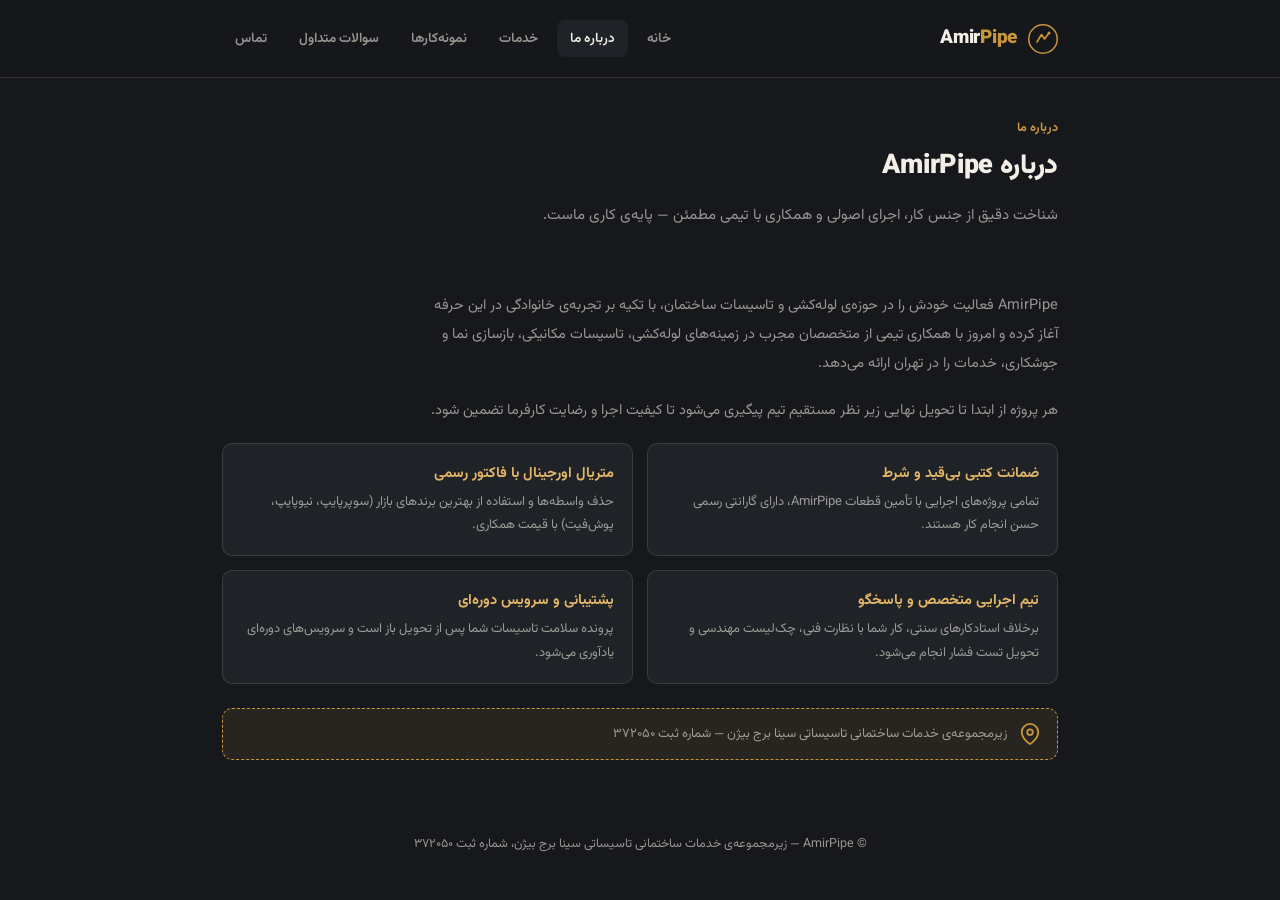
<file: about.html>
<!DOCTYPE html>
<html lang="fa" dir="rtl">
<head>
<meta charset="UTF-8">
<meta name="viewport" content="width=device-width, initial-scale=1.0">
<title>درباره ما | AmirPipe</title>
<link rel="stylesheet" href="https://fonts.googleapis.com/css2?family=Vazirmatn:wght@400;500;700;800;900&display=swap">
<link rel="stylesheet" href="style.css">

</head>
<body>
<header class="site-header">
  <div class="wrap header-inner">
    <a href="index.html" class="brand">
      <svg viewBox="0 0 40 40" fill="none" xmlns="http://www.w3.org/2000/svg">
  <circle cx="20" cy="20" r="19" stroke="#c9963c" stroke-width="2"/>
  <path d="M12 24 L18 14 L22 20 L28 12" stroke="#c9963c" stroke-width="2.2" stroke-linecap="round" stroke-linejoin="round" fill="none"/>
  <circle cx="28" cy="12" r="2" fill="#c9963c"/>
</svg>
      <div class="brand-name">Amir<span>Pipe</span></div>
    </a>
    <nav class="main-nav">
      <a href="index.html" class="">خانه</a>
<a href="about.html" class="active">درباره ما</a>
<a href="services.html" class="">خدمات</a>
<a href="portfolio.html" class="">نمونه‌کارها</a>
<a href="faq.html" class="">سوالات متداول</a>
<a href="contact.html" class="">تماس</a>

    </nav>
  </div>
</header>
<div class="wrap">

<div class="page-header">
  <p class="section-tag">درباره ما</p>
  <h1 class="page-title">درباره AmirPipe</h1>
  <p class="page-lead">شناخت دقیق از جنس کار، اجرای اصولی و همکاری با تیمی مطمئن — پایه‌ی کاری ماست.</p>
</div>

<section style="border-bottom:none;">
  <div class="about-block">
    <p>AmirPipe فعالیت خودش را در حوزه‌ی لوله‌کشی و تاسیسات ساختمان، با تکیه بر تجربه‌ی خانوادگی در این حرفه آغاز کرده و امروز با همکاری تیمی از متخصصان مجرب در زمینه‌های لوله‌کشی، تاسیسات مکانیکی، بازسازی نما و جوشکاری، خدمات را در تهران ارائه می‌دهد.</p>
    <p>هر پروژه از ابتدا تا تحویل نهایی زیر نظر مستقیم تیم پیگیری می‌شود تا کیفیت اجرا و رضایت کارفرما تضمین شود.</p>
  </div>

  <div class="value-grid">
    <div class="value-card"><h4>ضمانت کتبی بی‌قید و شرط</h4><p>تمامی پروژه‌های اجرایی با تأمین قطعات AmirPipe، دارای گارانتی رسمی حسن انجام کار هستند.</p></div>
    <div class="value-card"><h4>متریال اورجینال با فاکتور رسمی</h4><p>حذف واسطه‌ها و استفاده از بهترین برندهای بازار (سوپرپایپ، نیوپایپ، پوش‌فیت) با قیمت همکاری.</p></div>
    <div class="value-card"><h4>تیم اجرایی متخصص و پاسخگو</h4><p>برخلاف استادکارهای سنتی، کار شما با نظارت فنی، چک‌لیست مهندسی و تحویل تست فشار انجام می‌شود.</p></div>
    <div class="value-card"><h4>پشتیبانی و سرویس دوره‌ای</h4><p>پرونده سلامت تاسیسات شما پس از تحویل باز است و سرویس‌های دوره‌ای یادآوری می‌شود.</p></div>
  </div>

  <div class="credential">
    <svg viewBox="0 0 24 24" fill="none" stroke-width="2"><path d="M21 10c0 7-9 13-9 13s-9-6-9-13a9 9 0 0 1 18 0z"/><circle cx="12" cy="10" r="3"/></svg>
    <span>زیرمجموعه‌ی خدمات ساختمانی تاسیساتی سینا برج بیژن — شماره ثبت ۳۷۲۰۵۰</span>
  </div>
</section>

</div>
<footer class="site-footer">© AmirPipe — زیرمجموعه‌ی خدمات ساختمانی تاسیساتی سینا برج بیژن، شماره ثبت ۳۷۲۰۵۰</footer>
</body>
</html>
</file>
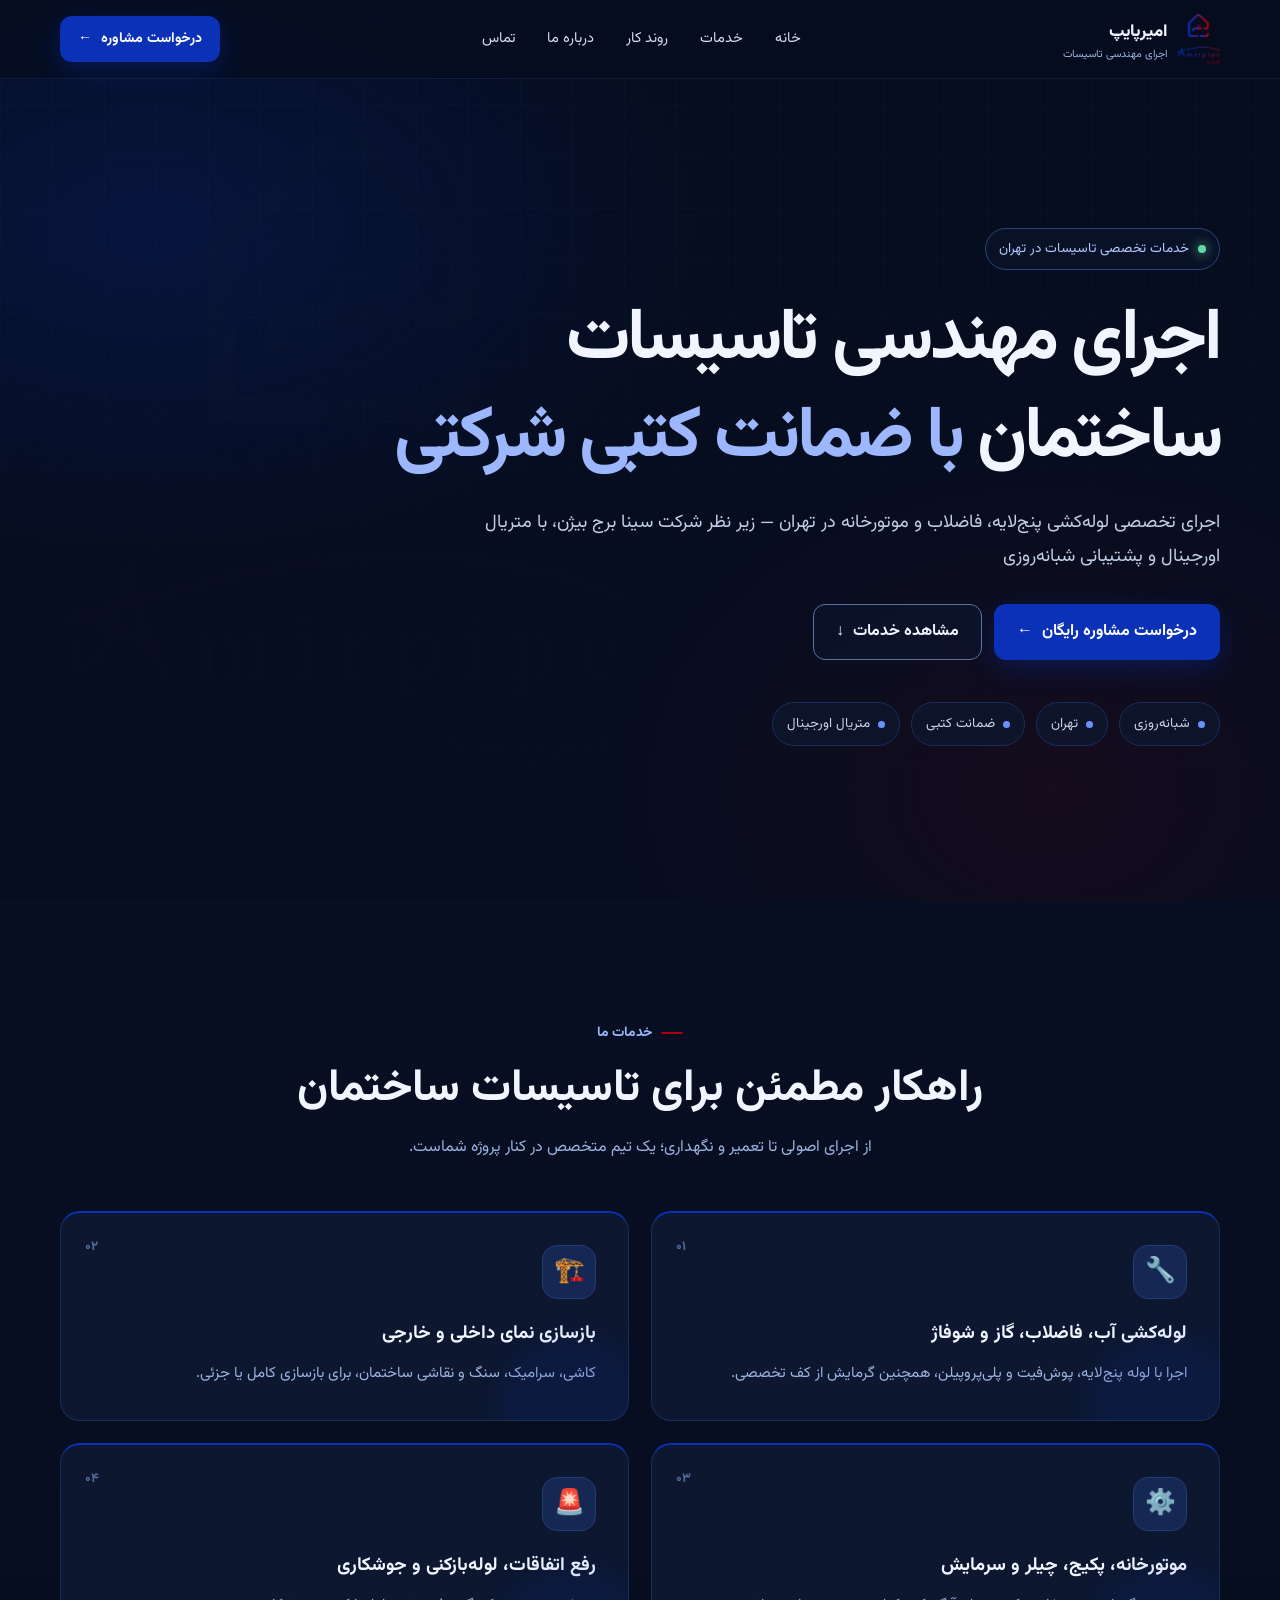
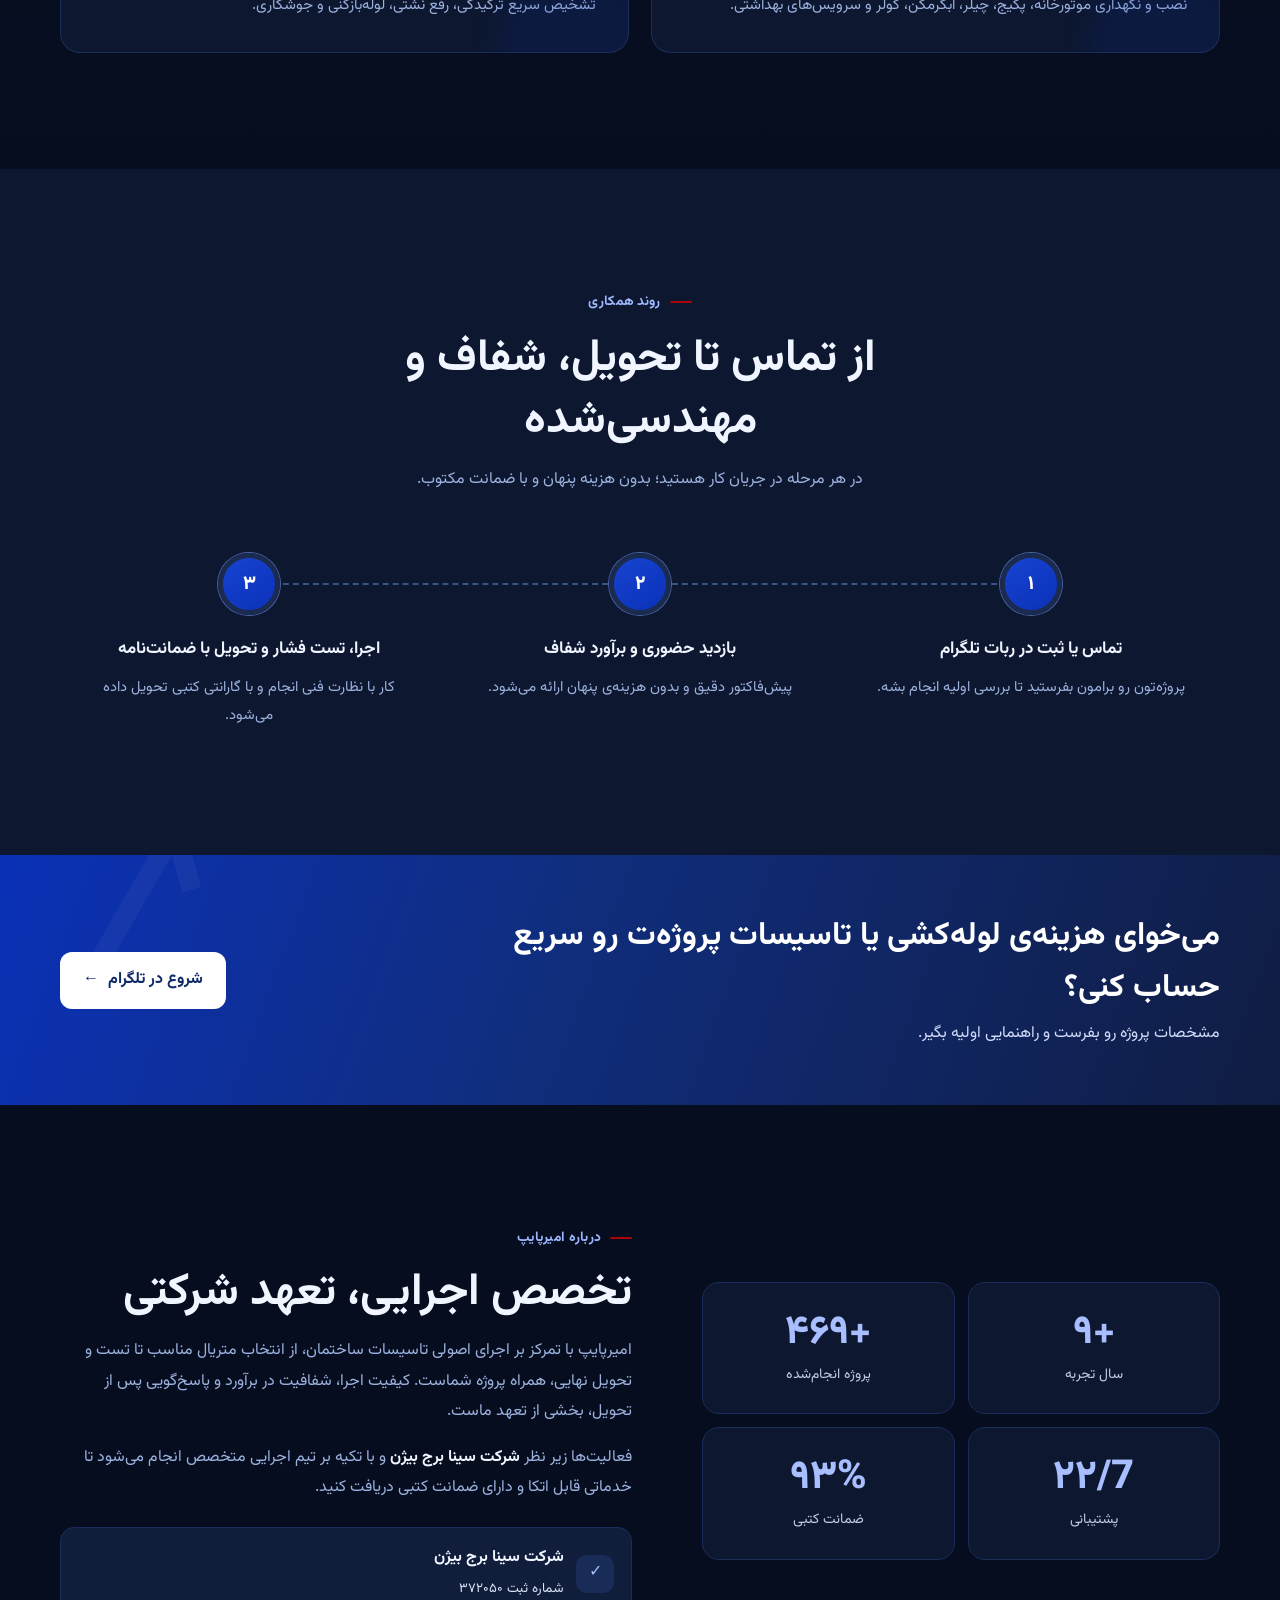
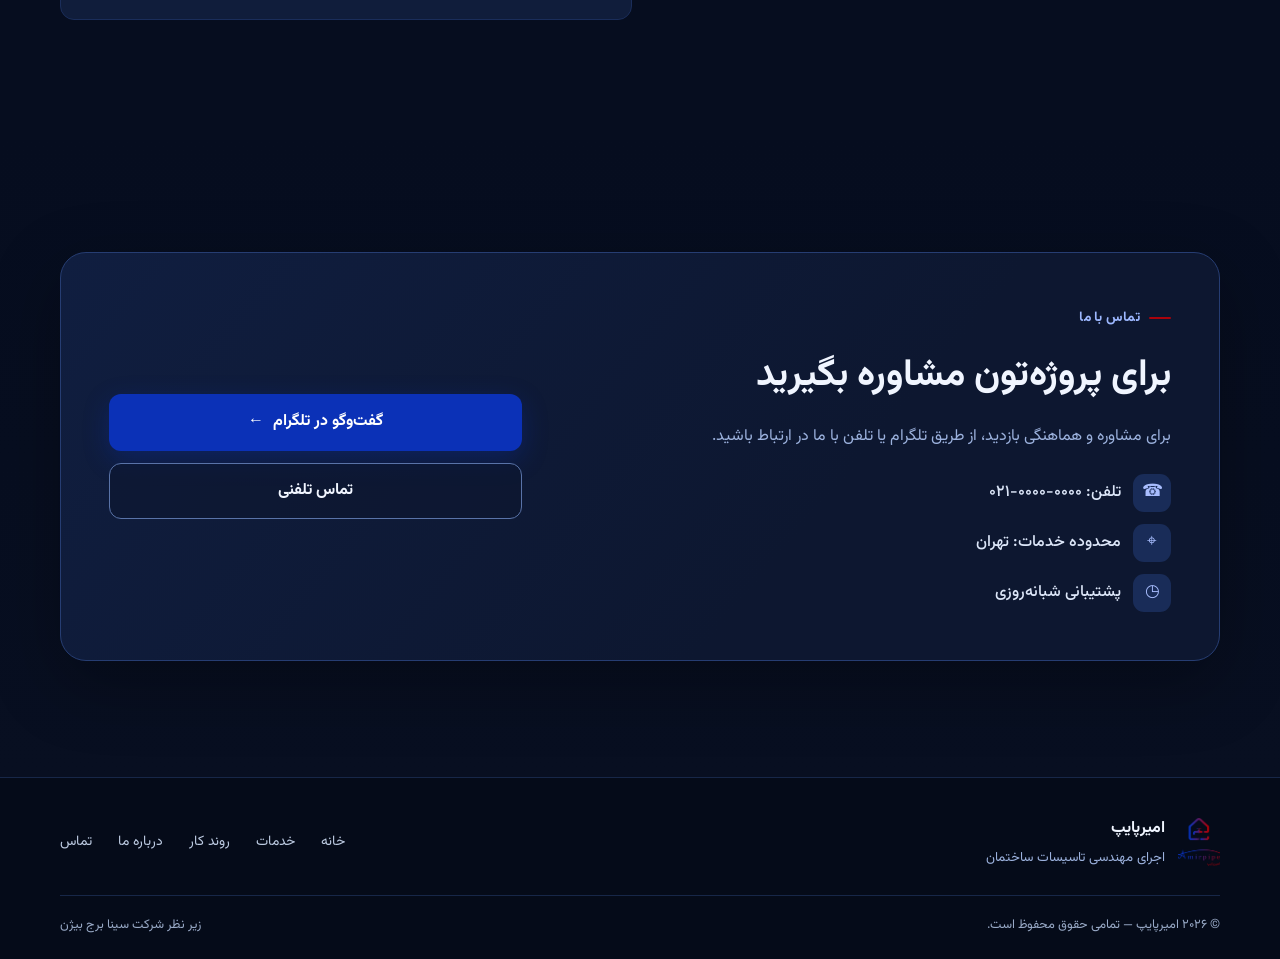
<file: amirpipe-site.html>
<!doctype html>
<html lang="fa" dir="rtl">
<head>
<meta charset="utf-8">
<meta name="viewport" content="width=device-width,initial-scale=1">
<meta name="theme-color" content="#060D1F">
<meta name="description" content="اجرای مهندسی تاسیسات ساختمان در تهران؛ لوله‌کشی، موتورخانه و بازسازی با ضمانت کتبی شرکتی از امیرپایپ.">
<title>امیرپایپ | اجرای مهندسی تاسیسات ساختمان</title>
<link rel="preconnect" href="https://fonts.googleapis.com"><link rel="preconnect" href="https://fonts.gstatic.com" crossorigin>
<link href="https://fonts.googleapis.com/css2?family=Vazirmatn:wght@300;400;500;600;700;800&display=swap" rel="stylesheet">
<style>
:root{--blue:#0B31B7;--red:#AA030C;--bg:#060D1F;--surface:#0D1730;--raised:#132044;--border:#1A2D5A;--muted:#9CB2DE;--text:#D6E2F5;--white:#F0F5FF;--shadow:0 22px 70px rgba(0,0,0,.3);--radius:20px;--container:1160px}
*{box-sizing:border-box}html{scroll-behavior:smooth;scroll-padding-top:88px}body{margin:0;background:var(--bg);color:var(--text);font-family:'Vazirmatn',Tahoma,sans-serif;line-height:1.9;font-size:16px}a{color:inherit;text-decoration:none}button,a{-webkit-tap-highlight-color:transparent}button{font:inherit}.container{width:min(var(--container),calc(100% - 40px));margin-inline:auto}.section{padding:100px 0}.section-head{max-width:690px;margin:0 auto 48px;text-align:center}.eyebrow{display:inline-flex;align-items:center;gap:9px;color:#9db8ff;font-size:.86rem;font-weight:700;letter-spacing:.02em}.eyebrow:before{content:'';width:22px;height:2px;background:var(--red);border-radius:2px}.section-title{font-size:clamp(1.8rem,4vw,2.8rem);line-height:1.4;color:var(--white);margin:12px 0}.section-desc{color:var(--muted);margin:0}.btn{display:inline-flex;align-items:center;justify-content:center;gap:9px;border:1px solid transparent;border-radius:12px;padding:12px 22px;min-height:50px;font-weight:700;transition:transform .2s,background .2s,border-color .2s,box-shadow .2s}.btn:hover{transform:translateY(-2px)}.btn-primary{background:var(--blue);color:white;box-shadow:0 8px 26px #0b31b751}.btn-primary:hover{background:#1745d8;box-shadow:0 10px 30px #0b31b775}.btn-outline{border-color:#5973a8;background:#0d173099;color:var(--white)}.btn-outline:hover{background:var(--raised);border-color:#9cb2de}.btn-red{background:var(--red);color:white}.btn-red:hover{background:#c10b17}
/* Navigation */
.site-header{position:fixed;z-index:20;inset:0 0 auto;transition:transform .32s,background .25s,border-color .25s;background:rgba(6,13,31,.72);backdrop-filter:blur(16px);border-bottom:1px solid rgba(81,109,164,.16)}.site-header.hidden{transform:translateY(-110%)}.nav-wrap{height:78px;display:flex;align-items:center;justify-content:space-between;gap:20px}.brand{display:inline-flex;align-items:center;gap:10px;flex-shrink:0}.brand img{width:43px;height:50px;object-fit:contain}.brand-name{font-weight:800;color:var(--white);font-size:1.06rem}.brand-name small{display:block;color:var(--muted);font-size:.67rem;font-weight:400;line-height:1.2}.nav-links{display:flex;align-items:center;gap:clamp(14px,2.5vw,34px);list-style:none;padding:0;margin:0}.nav-links a{font-size:.91rem;color:#d3def1;transition:color .2s}.nav-links a:hover{color:#a8bdff}.nav-contact{padding:9px 17px;min-height:42px;font-size:.88rem}.menu-toggle{display:none;background:none;color:var(--white);border:1px solid var(--border);border-radius:10px;width:44px;height:42px;cursor:pointer;font-size:1.35rem}
/* Hero */
.hero{position:relative;isolation:isolate;min-height:100svh;display:flex;align-items:center;overflow:hidden;padding:130px 0 68px;background:radial-gradient(ellipse at 12% 25%,rgba(11,49,183,.2),transparent 36%),radial-gradient(ellipse at 82% 88%,rgba(170,3,12,.09),transparent 30%),var(--bg)}.hero:before{content:'';position:absolute;inset:0;z-index:-2;opacity:.22;background-image:linear-gradient(rgba(102,137,204,.16) 1px,transparent 1px),linear-gradient(90deg,rgba(102,137,204,.16) 1px,transparent 1px);background-size:52px 52px;mask-image:linear-gradient(to bottom,black,transparent 95%)}.hero-watermark{position:absolute;z-index:-1;width:min(48vw,560px);height:min(60vw,640px);object-fit:contain;opacity:.045;left:2%;top:50%;transform:translateY(-50%);filter:grayscale(1)}.hero-content{max-width:830px}.hero-pill{display:inline-flex;align-items:center;gap:9px;padding:7px 13px;border:1px solid #29447e;border-radius:50px;color:#b6caff;background:#0d173080;font-size:.84rem}.live-dot{width:8px;height:8px;background:#64d8a0;border-radius:50%;box-shadow:0 0 12px #64d8a0}.hero h1{font-size:clamp(2.2rem,5.8vw,4.5rem);line-height:1.36;letter-spacing:-.04em;color:var(--white);margin:22px 0 18px;max-width:850px}.hero h1 span{color:#9db7ff}.hero-lead{font-size:clamp(1rem,1.7vw,1.14rem);color:#bfcee6;max-width:760px;margin:0 0 29px}.hero-actions{display:flex;flex-wrap:wrap;gap:12px}.hero-badges{display:flex;flex-wrap:wrap;gap:11px;margin-top:42px}.badge{display:inline-flex;align-items:center;gap:8px;color:#c7d5eb;background:rgba(13,23,48,.7);border:1px solid var(--border);border-radius:50px;padding:8px 14px;font-size:.84rem}.badge i{width:7px;height:7px;background:#6b91ff;border-radius:50%}.hero-mark{color:#91adff;font-size:1.1rem}
/* Services */
.services{background:linear-gradient(180deg,#080f22,var(--bg))}.service-grid{display:grid;grid-template-columns:1fr;gap:18px}.service-card{position:relative;overflow:hidden;background:var(--surface);border:1px solid var(--border);border-top:2px solid var(--blue);border-radius:var(--radius);padding:28px 26px 30px;transition:transform .25s,border-color .25s,box-shadow .25s}.service-card:after{content:'';position:absolute;inset:auto -20px -65px auto;width:150px;height:150px;border-radius:50%;background:rgba(11,49,183,.12);filter:blur(12px);pointer-events:none}.service-card:hover{transform:translateY(-6px);border-color:#3655a0;box-shadow:var(--shadow)}.service-icon{width:54px;height:54px;display:grid;place-items:center;border-radius:15px;background:#152854;border:1px solid #243c75;font-size:1.55rem}.service-card h3{color:var(--white);font-size:1.16rem;margin:17px 0 8px}.service-card p{margin:0;color:var(--muted);font-size:.94rem}.service-index{position:absolute;left:24px;top:22px;color:#536b9b;font-size:.82rem;font-weight:700}
/* Process */
.process{background:var(--surface)}.steps{display:grid;grid-template-columns:1fr;gap:28px;position:relative}.step{text-align:center;position:relative;padding:10px 18px}.step-num{width:62px;height:62px;margin:0 auto 18px;display:grid;place-items:center;color:white;background:linear-gradient(145deg,#1744d2,#0b31b7);border:5px solid #1b2b50;box-shadow:0 0 0 1px #4966a5;border-radius:50%;font-size:1.2rem;font-weight:800;position:relative;z-index:1}.step h3{font-size:1.06rem;color:var(--white);margin:0 0 8px}.step p{font-size:.92rem;color:var(--muted);max-width:330px;margin:0 auto}
/* Telegram banner */
.telegram-band{padding:56px 0;background:linear-gradient(110deg,#0b31b7 0%,#102d7c 44%,#101d43 100%);position:relative;overflow:hidden}.telegram-band:after{content:'↗';position:absolute;font-size:15rem;line-height:1;color:#ffffff0b;left:3%;top:-60px;transform:rotate(-15deg)}.telegram-inner{display:flex;align-items:center;justify-content:space-between;gap:24px;position:relative;z-index:1}.telegram-inner h2{margin:0;color:white;font-size:clamp(1.35rem,3vw,2rem);line-height:1.6;max-width:760px}.telegram-inner p{margin:5px 0 0;color:#d1dcfa}.telegram-band .btn{flex-shrink:0;background:white;color:#102967}.telegram-band .btn:hover{background:#e6edff}
/* About */
.about-grid{display:grid;grid-template-columns:1fr;gap:48px;align-items:center}.stats-grid{display:grid;grid-template-columns:repeat(2,1fr);gap:13px}.stat{background:var(--surface);border:1px solid var(--border);border-radius:17px;padding:23px 16px;text-align:center}.stat strong{display:block;color:#a9beff;font-size:clamp(1.75rem,4vw,2.5rem);font-weight:800;line-height:1.35;direction:ltr}.stat span{font-size:.88rem;color:#becce3}.about-copy .section-title{margin-top:10px}.about-copy p{color:var(--muted);margin:0 0 15px}.company-note{display:flex;align-items:center;gap:12px;margin-top:24px;padding:15px 17px;background:#101d3b;border:1px solid var(--border);border-radius:14px;color:#dae5f8}.company-note strong{color:var(--white)}.company-icon{width:38px;height:38px;display:grid;place-items:center;border-radius:11px;background:#192c58;color:#a9beff;flex-shrink:0}
/* Contact and footer */
.contact{background:linear-gradient(180deg,var(--bg),#080f21)}.contact-box{display:grid;grid-template-columns:1fr;gap:30px;background:linear-gradient(130deg,#101e40,#0d1730 65%);border:1px solid #263d72;border-radius:26px;padding:clamp(24px,5vw,48px);box-shadow:var(--shadow)}.contact-copy h2{font-size:clamp(1.6rem,3.5vw,2.35rem);color:var(--white);margin:9px 0 10px}.contact-copy p{color:var(--muted);margin:0}.contact-details{display:grid;gap:12px;margin:22px 0 0}.contact-item{display:flex;align-items:center;gap:12px;color:#dce6f8}.contact-item b{font-weight:500}.contact-item .company-icon{font-size:1.05rem}.contact-actions{display:flex;flex-direction:column;gap:12px;justify-content:center}.contact-actions .btn{width:100%}.footer{padding:36px 0 22px;border-top:1px solid #172748;background:#050b19}.footer-top{display:flex;align-items:center;justify-content:space-between;gap:22px;flex-wrap:wrap}.footer-brand{display:flex;align-items:center;gap:13px}.footer-brand img{width:42px;height:48px;object-fit:contain}.footer-brand p{font-size:.83rem;color:var(--muted);margin:0}.footer-links{display:flex;flex-wrap:wrap;gap:20px}.footer-links a{color:#bdcbe2;font-size:.87rem}.footer-links a:hover{color:#a9beff}.copyright{border-top:1px solid #172748;margin-top:25px;padding-top:17px;color:#98a9c6;font-size:.8rem;display:flex;justify-content:space-between;gap:12px;flex-wrap:wrap}.copyright span{direction:rtl}
.reveal{opacity:0;transform:translateY(22px);transition:opacity .7s ease,transform .7s ease}.reveal.visible{opacity:1;transform:translateY(0)}
:focus-visible{outline:3px solid #a9beff;outline-offset:4px;border-radius:5px}
@media(min-width:768px){.container{width:min(var(--container),calc(100% - 64px))}.service-grid{grid-template-columns:repeat(2,1fr);gap:22px}.steps{grid-template-columns:repeat(3,1fr);gap:12px}.steps:before{content:'';position:absolute;top:40px;right:16.66%;left:16.66%;border-top:2px dashed #385384}.step{padding-inline:12px}.about-grid{grid-template-columns:.95fr 1.05fr;gap:70px}.contact-box{grid-template-columns:1.2fr .8fr;align-items:center}.contact-actions{align-items:stretch}.contact-actions .btn{min-width:235px}.footer-links{gap:26px}}
@media(min-width:1024px){.service-card{padding:32px}.hero-content{padding-top:12px}.hero-watermark{left:5%}.section{padding:116px 0}}
@media(max-width:767px){.container{width:min(100% - 36px,var(--container))}.section{padding:78px 0}.nav-wrap{height:70px}.brand img{width:37px;height:44px}.brand-name{font-size:.98rem}.menu-toggle{display:grid;place-items:center}.nav-contact{display:none}.nav-links{display:none;position:absolute;inset:70px 18px auto;background:#0c1730;border:1px solid var(--border);border-radius:15px;padding:13px;box-shadow:var(--shadow);flex-direction:column;align-items:stretch;gap:2px}.nav-links.open{display:flex}.nav-links a{display:block;padding:10px 12px;border-radius:8px}.nav-links a:hover{background:#14244a}.hero{min-height:740px;min-height:100svh;padding:112px 0 54px}.hero-watermark{width:75vw;height:78vw;left:-15%;top:58%;opacity:.035}.hero h1{font-size:clamp(2rem,9vw,3.3rem)}.hero-badges{margin-top:30px;gap:8px}.badge{font-size:.77rem;padding:6px 11px}.telegram-inner{align-items:flex-start;flex-direction:column}.telegram-band{padding:40px 0}.telegram-band:after{font-size:11rem;left:-3%;top:12px}.stats-grid{gap:10px}.stat{padding:17px 10px}.footer-top{align-items:flex-start}.footer-links{width:100%;gap:15px 21px}.copyright{font-size:.76rem}}
@media(prefers-reduced-motion:reduce){*,*:before,*:after{scroll-behavior:auto!important;animation-duration:.01ms!important;animation-iteration-count:1!important;transition-duration:.01ms!important}.reveal{opacity:1;transform:none}}
</style>
</head>
<body>
<header class="site-header" id="header"><div class="container nav-wrap">
<a class="brand" href="#home" aria-label="امیرپایپ، خانه"><img src="[data-uri]" alt="لوگوی امیرپایپ"><span class="brand-name">امیرپایپ<small>اجرای مهندسی تاسیسات</small></span></a>
<button class="menu-toggle" id="menuToggle" aria-label="باز کردن منو" aria-expanded="false" aria-controls="navLinks">☰</button>
<nav aria-label="منوی اصلی"><ul class="nav-links" id="navLinks"><li><a href="#home">خانه</a></li><li><a href="#services">خدمات</a></li><li><a href="#process">روند کار</a></li><li><a href="#about">درباره ما</a></li><li><a href="#contact">تماس</a></li></ul></nav>
<a class="btn btn-primary nav-contact" href="#contact">درخواست مشاوره <span aria-hidden="true">←</span></a>
</div></header>
<main>
<section class="hero" id="home"><img class="hero-watermark" src="[data-uri]" alt="" aria-hidden="true"><div class="container"><div class="hero-content reveal">
<div class="hero-pill"><span class="live-dot"></span>خدمات تخصصی تاسیسات در تهران</div>
<h1>اجرای مهندسی تاسیسات ساختمان <span>با ضمانت کتبی شرکتی</span></h1>
<p class="hero-lead">اجرای تخصصی لوله‌کشی پنج‌لایه، فاضلاب و موتورخانه در تهران — زیر نظر شرکت سینا برج بیژن، با متریال اورجینال و پشتیبانی شبانه‌روزی</p>
<div class="hero-actions"><a class="btn btn-primary" href="#contact">درخواست مشاوره رایگان <span aria-hidden="true">←</span></a><a class="btn btn-outline" href="#services">مشاهده خدمات <span aria-hidden="true">↓</span></a></div>
<div class="hero-badges" aria-label="ویژگی‌های خدمات"><span class="badge"><i></i>شبانه‌روزی</span><span class="badge"><i></i>تهران</span><span class="badge"><i></i>ضمانت کتبی</span><span class="badge"><i></i>متریال اورجینال</span></div>
</div></div></section>
<section class="section services" id="services"><div class="container"><div class="section-head reveal"><span class="eyebrow">خدمات ما</span><h2 class="section-title">راهکار مطمئن برای تاسیسات ساختمان</h2><p class="section-desc">از اجرای اصولی تا تعمیر و نگهداری؛ یک تیم متخصص در کنار پروژه شماست.</p></div>
<div class="service-grid">
<article class="service-card reveal"><span class="service-index">۰۱</span><div class="service-icon" aria-hidden="true">🔧</div><h3>لوله‌کشی آب، فاضلاب، گاز و شوفاژ</h3><p>اجرا با لوله پنج‌لایه، پوش‌فیت و پلی‌پروپیلن، همچنین گرمایش از کف تخصصی.</p></article>
<article class="service-card reveal"><span class="service-index">۰۲</span><div class="service-icon" aria-hidden="true">🏗️</div><h3>بازسازی نمای داخلی و خارجی</h3><p>کاشی، سرامیک، سنگ و نقاشی ساختمان، برای بازسازی کامل یا جزئی.</p></article>
<article class="service-card reveal"><span class="service-index">۰۳</span><div class="service-icon" aria-hidden="true">⚙️</div><h3>موتورخانه، پکیج، چیلر و سرمایش</h3><p>نصب و نگهداری موتورخانه، پکیج، چیلر، آبگرمکن، کولر و سرویس‌های بهداشتی.</p></article>
<article class="service-card reveal"><span class="service-index">۰۴</span><div class="service-icon" aria-hidden="true">🚨</div><h3>رفع اتفاقات، لوله‌بازکنی و جوشکاری</h3><p>تشخیص سریع ترکیدگی، رفع نشتی، لوله‌بازکنی و جوشکاری.</p></article>
</div></div></section>
<section class="section process" id="process"><div class="container"><div class="section-head reveal"><span class="eyebrow">روند همکاری</span><h2 class="section-title">از تماس تا تحویل، شفاف و مهندسی‌شده</h2><p class="section-desc">در هر مرحله در جریان کار هستید؛ بدون هزینه پنهان و با ضمانت مکتوب.</p></div>
<div class="steps"><article class="step reveal"><div class="step-num">۱</div><h3>تماس یا ثبت در ربات تلگرام</h3><p>پروژه‌تون رو برامون بفرستید تا بررسی اولیه انجام بشه.</p></article><article class="step reveal"><div class="step-num">۲</div><h3>بازدید حضوری و برآورد شفاف</h3><p>پیش‌فاکتور دقیق و بدون هزینه‌ی پنهان ارائه می‌شود.</p></article><article class="step reveal"><div class="step-num">۳</div><h3>اجرا، تست فشار و تحویل با ضمانت‌نامه</h3><p>کار با نظارت فنی انجام و با گارانتی کتبی تحویل داده می‌شود.</p></article></div></div></section>
<section class="telegram-band" aria-label="محاسبه سریع هزینه"><div class="container telegram-inner"><div><h2>می‌خوای هزینه‌ی لوله‌کشی یا تاسیسات پروژه‌ت رو سریع حساب کنی؟</h2><p>مشخصات پروژه رو بفرست و راهنمایی اولیه بگیر.</p></div><a class="btn" href="https://t.me" target="_blank" rel="noopener noreferrer">شروع در تلگرام <span aria-hidden="true">←</span></a></div></section>
<section class="section" id="about"><div class="container about-grid"><div class="stats-grid reveal" aria-label="آمار و دستاوردها"><div class="stat"><strong data-count="10" data-suffix="+">۰+</strong><span>سال تجربه</span></div><div class="stat"><strong data-count="500" data-suffix="+">۰+</strong><span>پروژه انجام‌شده</span></div><div class="stat"><strong data-count="24" data-suffix="/7">۰/۷</strong><span>پشتیبانی</span></div><div class="stat"><strong data-count="100" data-suffix="%">۰٪</strong><span>ضمانت کتبی</span></div></div>
<div class="about-copy reveal"><span class="eyebrow">درباره امیرپایپ</span><h2 class="section-title">تخصص اجرایی، تعهد شرکتی</h2><p>امیرپایپ با تمرکز بر اجرای اصولی تاسیسات ساختمان، از انتخاب متریال مناسب تا تست و تحویل نهایی، همراه پروژه شماست. کیفیت اجرا، شفافیت در برآورد و پاسخ‌گویی پس از تحویل، بخشی از تعهد ماست.</p><p>فعالیت‌ها زیر نظر <strong style="color:var(--white)">شرکت سینا برج بیژن</strong> و با تکیه بر تیم اجرایی متخصص انجام می‌شود تا خدماتی قابل اتکا و دارای ضمانت کتبی دریافت کنید.</p><div class="company-note"><span class="company-icon" aria-hidden="true">✓</span><span><strong>شرکت سینا برج بیژن</strong><br><small>شماره ثبت ۳۷۲۰۵۰</small></span></div></div></div></section>
<section class="section contact" id="contact"><div class="container"><div class="contact-box reveal"><div class="contact-copy"><span class="eyebrow">تماس با ما</span><h2>برای پروژه‌تون مشاوره بگیرید</h2><p>برای مشاوره و هماهنگی بازدید، از طریق تلگرام یا تلفن با ما در ارتباط باشید.</p><div class="contact-details"><div class="contact-item"><span class="company-icon" aria-hidden="true">☎</span><b>تلفن: <a href="tel:+982100000000" dir="ltr">۰۲۱-۰۰۰۰-۰۰۰۰</a></b></div><div class="contact-item"><span class="company-icon" aria-hidden="true">⌖</span><b>محدوده خدمات: تهران</b></div><div class="contact-item"><span class="company-icon" aria-hidden="true">◷</span><b>پشتیبانی شبانه‌روزی</b></div></div></div><div class="contact-actions"><a class="btn btn-primary" href="https://t.me" target="_blank" rel="noopener noreferrer">گفت‌وگو در تلگرام <span aria-hidden="true">←</span></a><a class="btn btn-outline" href="tel:+982100000000">تماس تلفنی</a></div></div></div></section>
</main>
<footer class="footer"><div class="container"><div class="footer-top"><a class="footer-brand" href="#home"><img src="[data-uri]" alt="لوگوی امیرپایپ"><span><strong style="color:var(--white)">امیرپایپ</strong><p>اجرای مهندسی تاسیسات ساختمان</p></span></a><nav class="footer-links" aria-label="پیوندهای پایین صفحه"><a href="#home">خانه</a><a href="#services">خدمات</a><a href="#process">روند کار</a><a href="#about">درباره ما</a><a href="#contact">تماس</a></nav></div><div class="copyright"><span>© <span id="year"></span> امیرپایپ — تمامی حقوق محفوظ است.</span><span>زیر نظر شرکت سینا برج بیژن</span></div></div></footer>
<script>
(()=>{
 const header=document.getElementById('header'), menu=document.getElementById('menuToggle'), links=document.getElementById('navLinks');
 let lastY=window.scrollY;
 window.addEventListener('scroll',()=>{const y=window.scrollY;if(y<80)header.classList.remove('hidden');else if(y>lastY+5)header.classList.add('hidden');else if(y<lastY-5)header.classList.remove('hidden');lastY=y},{passive:true});
 menu.addEventListener('click',()=>{const open=links.classList.toggle('open');menu.setAttribute('aria-expanded',String(open));menu.setAttribute('aria-label',open?'بستن منو':'باز کردن منو');menu.textContent=open?'×':'☰'});
 links.querySelectorAll('a').forEach(a=>a.addEventListener('click',()=>{links.classList.remove('open');menu.setAttribute('aria-expanded','false');menu.setAttribute('aria-label','باز کردن منو');menu.textContent='☰'}));
 const reduced=window.matchMedia('(prefers-reduced-motion: reduce)').matches;
 const revealEls=document.querySelectorAll('.reveal');
 if('IntersectionObserver'in window&&!reduced){const io=new IntersectionObserver(entries=>entries.forEach(e=>{if(e.isIntersecting){e.target.classList.add('visible');io.unobserve(e.target)}}),{threshold:.12});revealEls.forEach(el=>io.observe(el))}else revealEls.forEach(el=>el.classList.add('visible'));
 const toFa=n=>String(n).replace(/[0-9]/g,d=>'۰۱۲۳۴۵۶۷۸۹'[d]);
 function animateCounter(el){if(el.dataset.done)return;el.dataset.done='1';const target=Number(el.dataset.count),suffix=el.dataset.suffix||'',duration=1200,start=performance.now();function frame(now){const p=Math.min((now-start)/duration,1),val=Math.floor(target*(1-Math.pow(1-p,3)));el.textContent=toFa(val)+suffix;if(p<1)requestAnimationFrame(frame);else el.textContent=toFa(target)+suffix}requestAnimationFrame(frame)}
 const stats=document.querySelector('.stats-grid');if('IntersectionObserver'in window&&!reduced){const counterIO=new IntersectionObserver(es=>es.forEach(e=>{if(e.isIntersecting){e.target.querySelectorAll('[data-count]').forEach(animateCounter);counterIO.disconnect()}}),{threshold:.3});counterIO.observe(stats)}else stats.querySelectorAll('[data-count]').forEach(el=>{el.textContent=toFa(el.dataset.count)+el.dataset.suffix});
 document.getElementById('year').textContent=toFa(new Date().getFullYear());
})();
</script>
</body></html>
</file>
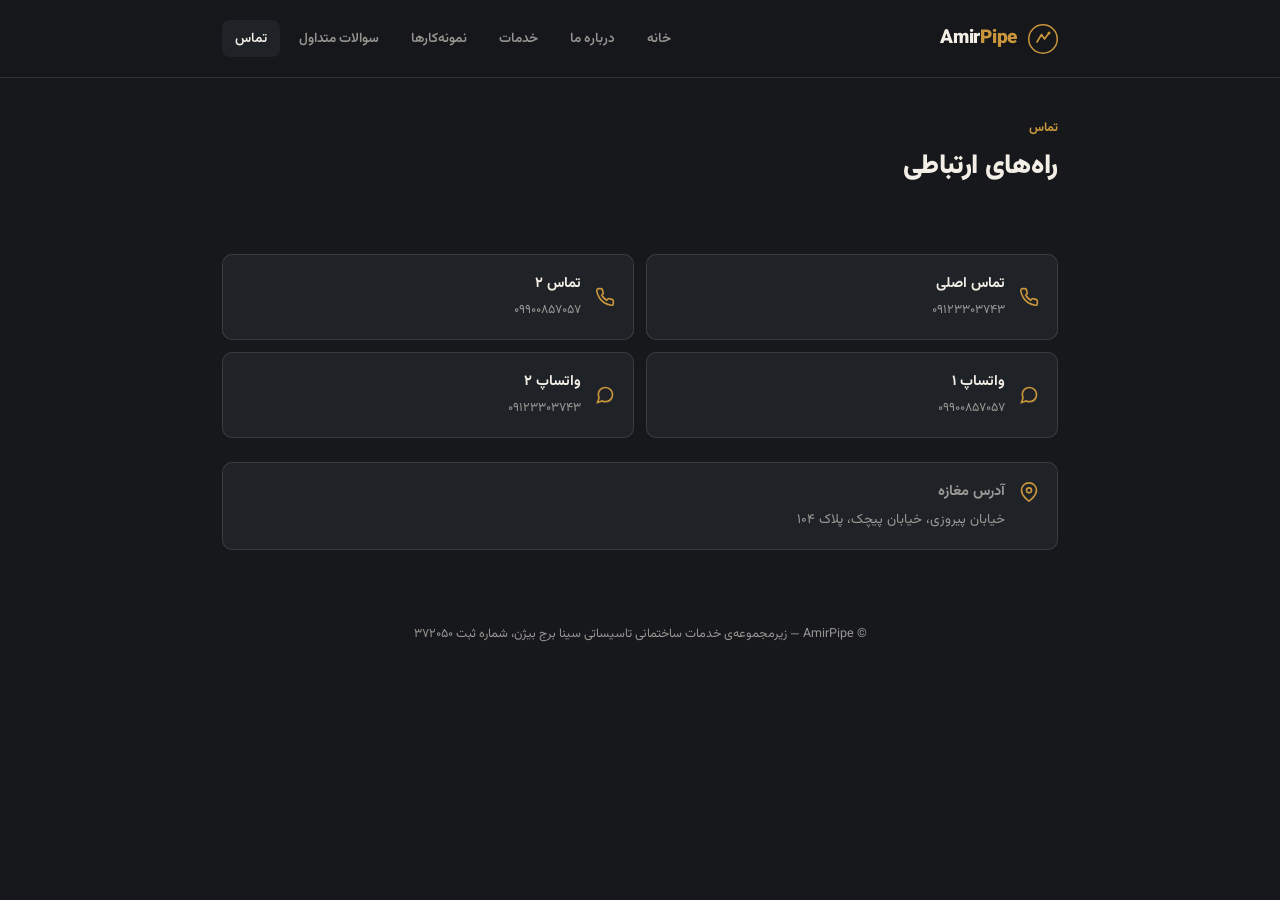
<file: contact.html>
<!DOCTYPE html>
<html lang="fa" dir="rtl">
<head>
<meta charset="UTF-8">
<meta name="viewport" content="width=device-width, initial-scale=1.0">
<title>تماس | AmirPipe</title>
<link rel="stylesheet" href="https://fonts.googleapis.com/css2?family=Vazirmatn:wght@400;500;700;800;900&display=swap">
<link rel="stylesheet" href="style.css">

</head>
<body>
<header class="site-header">
  <div class="wrap header-inner">
    <a href="index.html" class="brand">
      <svg viewBox="0 0 40 40" fill="none" xmlns="http://www.w3.org/2000/svg">
  <circle cx="20" cy="20" r="19" stroke="#c9963c" stroke-width="2"/>
  <path d="M12 24 L18 14 L22 20 L28 12" stroke="#c9963c" stroke-width="2.2" stroke-linecap="round" stroke-linejoin="round" fill="none"/>
  <circle cx="28" cy="12" r="2" fill="#c9963c"/>
</svg>
      <div class="brand-name">Amir<span>Pipe</span></div>
    </a>
    <nav class="main-nav">
      <a href="index.html" class="">خانه</a>
<a href="about.html" class="">درباره ما</a>
<a href="services.html" class="">خدمات</a>
<a href="portfolio.html" class="">نمونه‌کارها</a>
<a href="faq.html" class="">سوالات متداول</a>
<a href="contact.html" class="active">تماس</a>

    </nav>
  </div>
</header>
<div class="wrap">

<div class="page-header">
  <p class="section-tag">تماس</p>
  <h1 class="page-title">راه‌های ارتباطی</h1>
</div>
<section style="border-bottom:none;">
  <div class="contact-grid">
    <div class="contact-two">
      <a href="tel:09123303743" class="contact-link"><svg viewBox="0 0 24 24" fill="none" stroke-width="2"><path d="M22 16.92v3a2 2 0 0 1-2.18 2 19.79 19.79 0 0 1-8.63-3.07 19.5 19.5 0 0 1-6-6 19.79 19.79 0 0 1-3.07-8.67A2 2 0 0 1 4.11 2h3a2 2 0 0 1 2 1.72c.127.96.361 1.903.7 2.81a2 2 0 0 1-.45 2.11L8.09 9.91a16 16 0 0 0 6 6l1.27-1.27a2 2 0 0 1 2.11-.45c.907.339 1.85.573 2.81.7A2 2 0 0 1 22 16.92z"/></svg><span><strong>تماس اصلی</strong><span class="sub">۰۹۱۲۳۳۰۳۷۴۳</span></span></a>
      <a href="tel:09900857057" class="contact-link"><svg viewBox="0 0 24 24" fill="none" stroke-width="2"><path d="M22 16.92v3a2 2 0 0 1-2.18 2 19.79 19.79 0 0 1-8.63-3.07 19.5 19.5 0 0 1-6-6 19.79 19.79 0 0 1-3.07-8.67A2 2 0 0 1 4.11 2h3a2 2 0 0 1 2 1.72c.127.96.361 1.903.7 2.81a2 2 0 0 1-.45 2.11L8.09 9.91a16 16 0 0 0 6 6l1.27-1.27a2 2 0 0 1 2.11-.45c.907.339 1.85.573 2.81.7A2 2 0 0 1 22 16.92z"/></svg><span><strong>تماس ۲</strong><span class="sub">۰۹۹۰۰۸۵۷۰۵۷</span></span></a>
    </div>
    <div class="contact-two">
      <a href="https://wa.me/989900857057" class="contact-link"><svg viewBox="0 0 24 24" fill="none" stroke-width="2"><path d="M21 11.5a8.38 8.38 0 0 1-.9 3.8 8.5 8.5 0 0 1-7.6 4.7 8.38 8.38 0 0 1-3.8-.9L3 21l1.9-5.7a8.38 8.38 0 0 1-.9-3.8 8.5 8.5 0 0 1 4.7-7.6 8.38 8.38 0 0 1 3.8-.9h.5a8.48 8.48 0 0 1 8 8v.5z"/></svg><span><strong>واتساپ ۱</strong><span class="sub">۰۹۹۰۰۸۵۷۰۵۷</span></span></a>
      <a href="https://wa.me/989123303743" class="contact-link"><svg viewBox="0 0 24 24" fill="none" stroke-width="2"><path d="M21 11.5a8.38 8.38 0 0 1-.9 3.8 8.5 8.5 0 0 1-7.6 4.7 8.38 8.38 0 0 1-3.8-.9L3 21l1.9-5.7a8.38 8.38 0 0 1-.9-3.8 8.5 8.5 0 0 1 4.7-7.6 8.38 8.38 0 0 1 3.8-.9h.5a8.48 8.48 0 0 1 8 8v.5z"/></svg><span><strong>واتساپ ۲</strong><span class="sub">۰۹۱۲۳۳۰۳۷۴۳</span></span></a>
    </div>
    <div class="address-block">
      <svg viewBox="0 0 24 24" fill="none" stroke-width="2"><path d="M21 10c0 7-9 13-9 13s-9-6-9-13a9 9 0 0 1 18 0z"/><circle cx="12" cy="10" r="3"/></svg>
      <span><strong>آدرس مغازه</strong><span>خیابان پیروزی، خیابان پیچک، پلاک ۱۰۴</span></span>
    </div>
  </div>
</section>

</div>
<footer class="site-footer">© AmirPipe — زیرمجموعه‌ی خدمات ساختمانی تاسیساتی سینا برج بیژن، شماره ثبت ۳۷۲۰۵۰</footer>
</body>
</html>
</file>
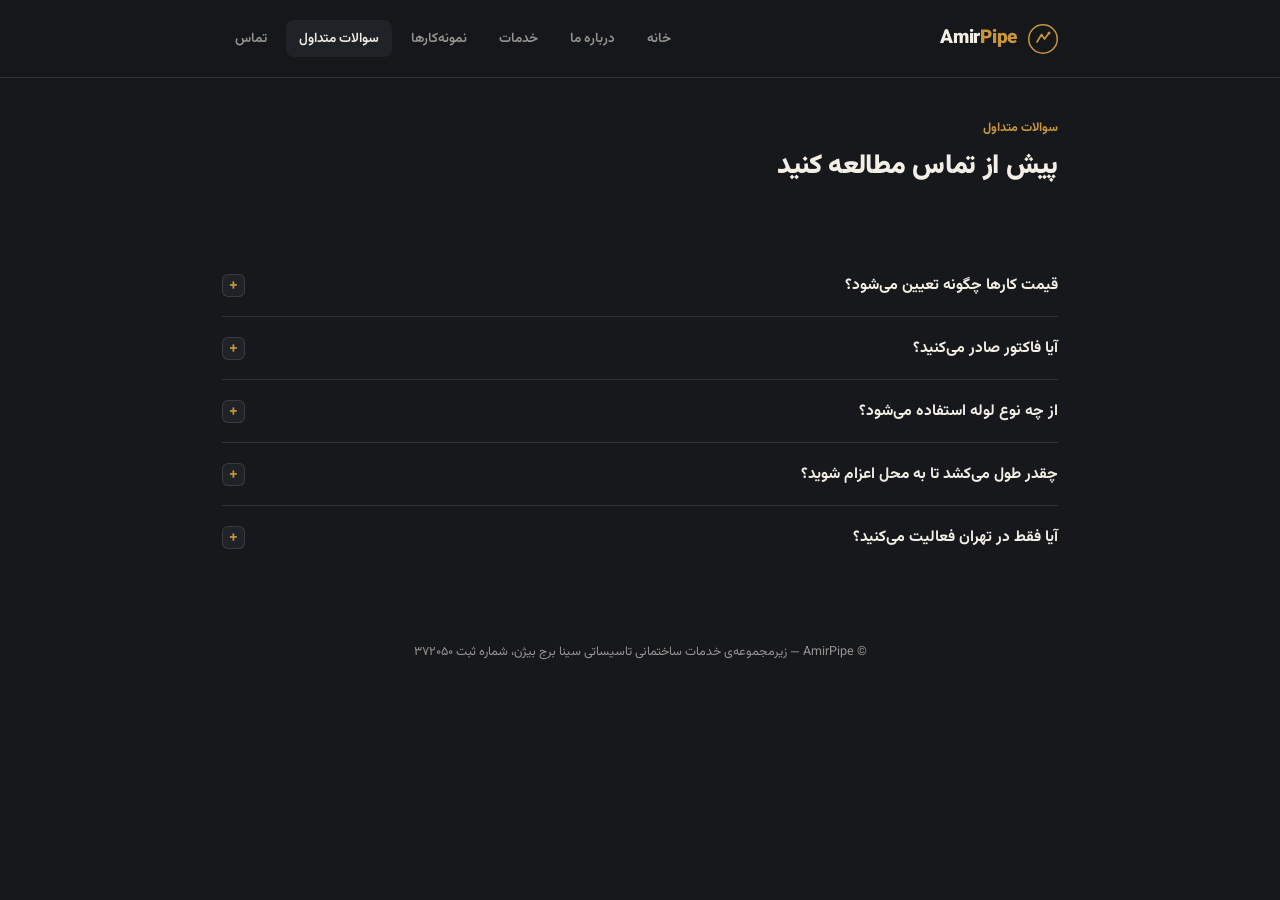
<file: faq.html>
<!DOCTYPE html>
<html lang="fa" dir="rtl">
<head>
<meta charset="UTF-8">
<meta name="viewport" content="width=device-width, initial-scale=1.0">
<title>سوالات متداول | AmirPipe</title>
<link rel="stylesheet" href="https://fonts.googleapis.com/css2?family=Vazirmatn:wght@400;500;700;800;900&display=swap">
<link rel="stylesheet" href="style.css">
<script>
document.addEventListener('DOMContentLoaded', () => {
document.querySelectorAll('.faq-item').forEach(item => {
  const btn = item.querySelector('.faq-q');
  const ans = item.querySelector('.faq-a');
  btn.addEventListener('click', () => {
    const isOpen = item.classList.contains('open');
    document.querySelectorAll('.faq-item.open').forEach(o => {
      o.classList.remove('open');
      o.querySelector('.faq-a').style.maxHeight = null;
    });
    if (!isOpen) {
      item.classList.add('open');
      ans.style.maxHeight = ans.scrollHeight + 40 + 'px';
    }
  });
});
});
</script>
</head>
<body>
<header class="site-header">
  <div class="wrap header-inner">
    <a href="index.html" class="brand">
      <svg viewBox="0 0 40 40" fill="none" xmlns="http://www.w3.org/2000/svg">
  <circle cx="20" cy="20" r="19" stroke="#c9963c" stroke-width="2"/>
  <path d="M12 24 L18 14 L22 20 L28 12" stroke="#c9963c" stroke-width="2.2" stroke-linecap="round" stroke-linejoin="round" fill="none"/>
  <circle cx="28" cy="12" r="2" fill="#c9963c"/>
</svg>
      <div class="brand-name">Amir<span>Pipe</span></div>
    </a>
    <nav class="main-nav">
      <a href="index.html" class="">خانه</a>
<a href="about.html" class="">درباره ما</a>
<a href="services.html" class="">خدمات</a>
<a href="portfolio.html" class="">نمونه‌کارها</a>
<a href="faq.html" class="active">سوالات متداول</a>
<a href="contact.html" class="">تماس</a>

    </nav>
  </div>
</header>
<div class="wrap">

<div class="page-header">
  <p class="section-tag">سوالات متداول</p>
  <h1 class="page-title">پیش از تماس مطالعه کنید</h1>
</div>
<section style="border-bottom:none;">
  <div class="faq-item">
      <button class="faq-q"><span>قیمت کارها چگونه تعیین می‌شود؟</span><span class="plus">+</span></button>
      <div class="faq-a"><p>قیمت بر اساس نوع کار، متراژ و شرایط محل تعیین می‌شود. برای برآورد دقیق، کافی است عکس یا آدرس محل را ارسال کنید تا قیمت حدودی اعلام شود.</p></div>
    </div><div class="faq-item">
      <button class="faq-q"><span>آیا فاکتور صادر می‌کنید؟</span><span class="plus">+</span></button>
      <div class="faq-a"><p>بله، پس از اتمام کار فاکتور کامل شامل جنس مصرفی و دستمزد ارائه می‌شود.</p></div>
    </div><div class="faq-item">
      <button class="faq-q"><span>از چه نوع لوله استفاده می‌شود؟</span><span class="plus">+</span></button>
      <div class="faq-a"><p>لوله پلاستیکی پنج‌لایه (سوپر پایپ)، که در برابر فشار و حرارت مقاومت بیشتری نسبت به لوله‌های معمولی دارد.</p></div>
    </div><div class="faq-item">
      <button class="faq-q"><span>چقدر طول می‌کشد تا به محل اعزام شوید؟</span><span class="plus">+</span></button>
      <div class="faq-a"><p>برای موارد اضطراری مانند نشتی، در سریع‌ترین زمان ممکن هماهنگی انجام می‌شود. برای کارهای برنامه‌ریزی‌شده، زمان مناسب از پیش تعیین می‌شود.</p></div>
    </div><div class="faq-item">
      <button class="faq-q"><span>آیا فقط در تهران فعالیت می‌کنید؟</span><span class="plus">+</span></button>
      <div class="faq-a"><p>فعالیت اصلی در تهران است و خدمات به‌صورت شبانه‌روزی ارائه می‌شود.</p></div>
    </div>
</section>

</div>
<footer class="site-footer">© AmirPipe — زیرمجموعه‌ی خدمات ساختمانی تاسیساتی سینا برج بیژن، شماره ثبت ۳۷۲۰۵۰</footer>
</body>
</html>
</file>
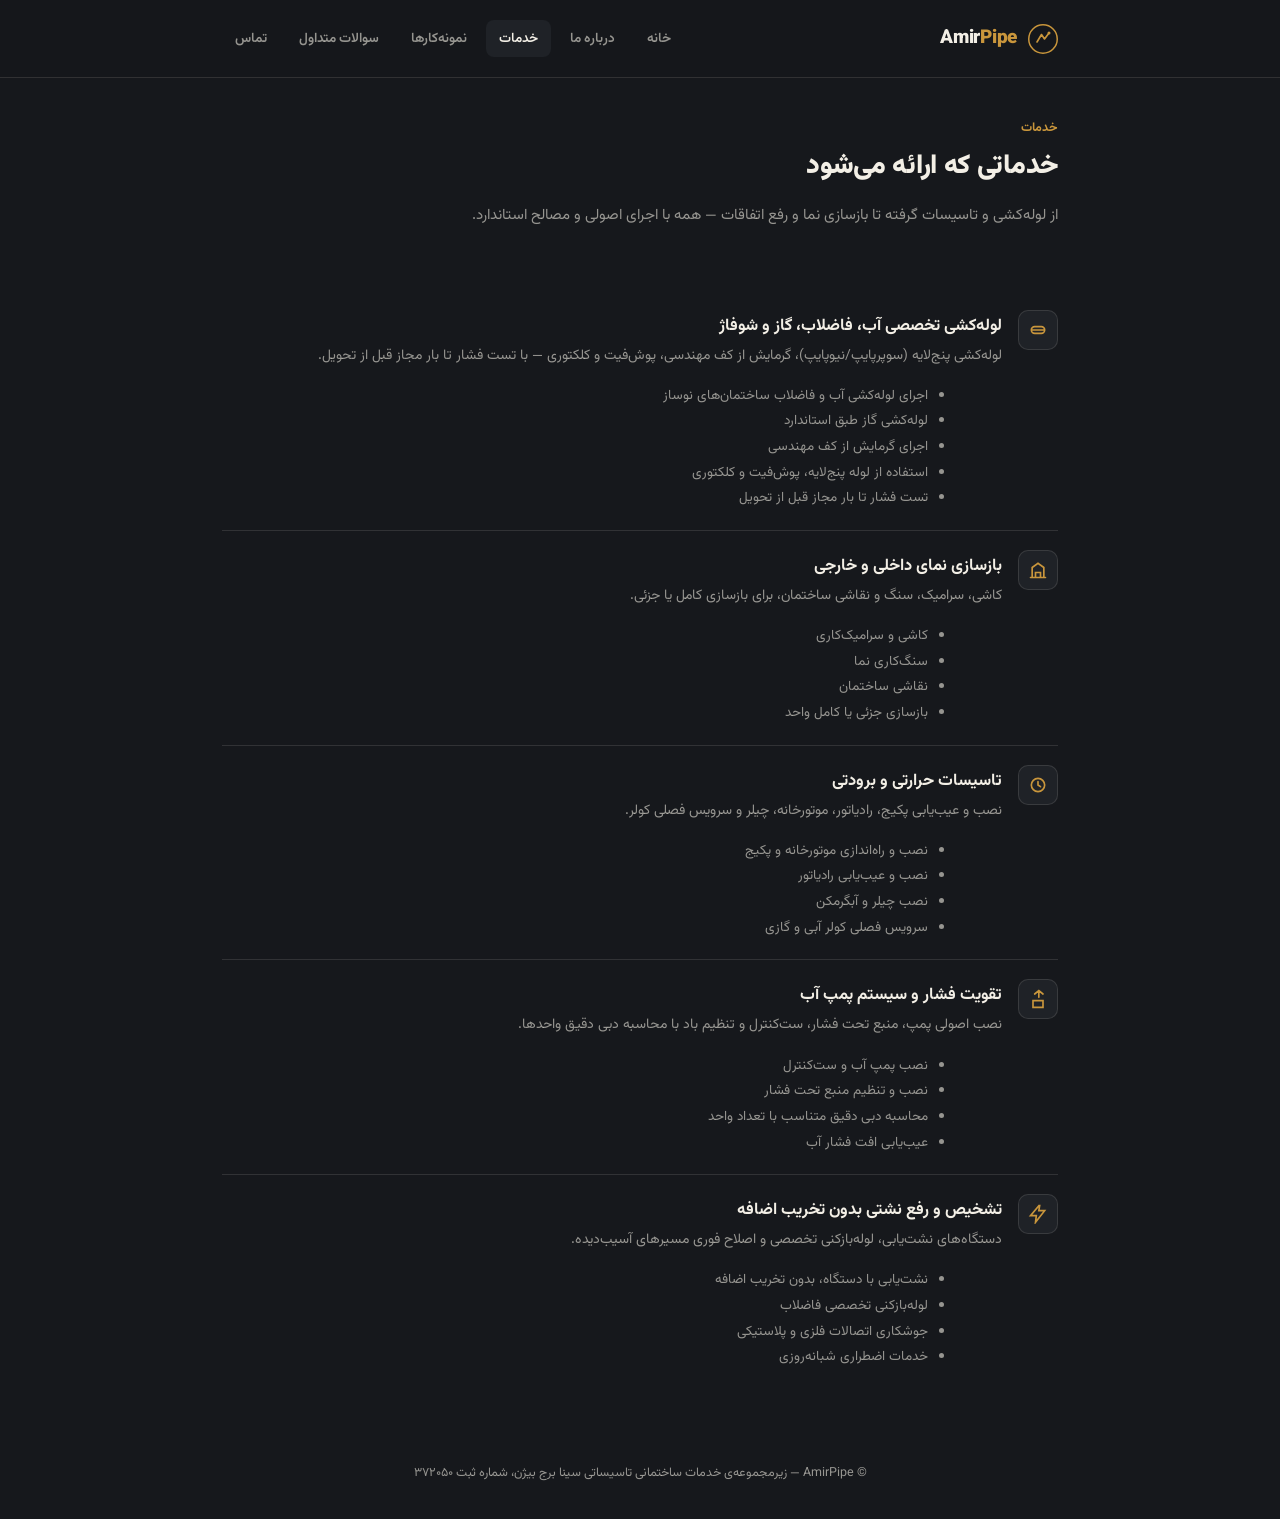
<file: services.html>
<!DOCTYPE html>
<html lang="fa" dir="rtl">
<head>
<meta charset="UTF-8">
<meta name="viewport" content="width=device-width, initial-scale=1.0">
<title>خدمات | AmirPipe</title>
<link rel="stylesheet" href="https://fonts.googleapis.com/css2?family=Vazirmatn:wght@400;500;700;800;900&display=swap">
<link rel="stylesheet" href="style.css">

</head>
<body>
<header class="site-header">
  <div class="wrap header-inner">
    <a href="index.html" class="brand">
      <svg viewBox="0 0 40 40" fill="none" xmlns="http://www.w3.org/2000/svg">
  <circle cx="20" cy="20" r="19" stroke="#c9963c" stroke-width="2"/>
  <path d="M12 24 L18 14 L22 20 L28 12" stroke="#c9963c" stroke-width="2.2" stroke-linecap="round" stroke-linejoin="round" fill="none"/>
  <circle cx="28" cy="12" r="2" fill="#c9963c"/>
</svg>
      <div class="brand-name">Amir<span>Pipe</span></div>
    </a>
    <nav class="main-nav">
      <a href="index.html" class="">خانه</a>
<a href="about.html" class="">درباره ما</a>
<a href="services.html" class="active">خدمات</a>
<a href="portfolio.html" class="">نمونه‌کارها</a>
<a href="faq.html" class="">سوالات متداول</a>
<a href="contact.html" class="">تماس</a>

    </nav>
  </div>
</header>
<div class="wrap">

<div class="page-header">
  <p class="section-tag">خدمات</p>
  <h1 class="page-title">خدماتی که ارائه می‌شود</h1>
  <p class="page-lead">از لوله‌کشی و تاسیسات گرفته تا بازسازی نما و رفع اتفاقات — همه با اجرای اصولی و مصالح استاندارد.</p>
</div>
<section style="border-bottom:none;">
  <div class="service-row">
      <div class="service-icon"><svg viewBox="0 0 24 24" fill="none" stroke-width="2" stroke-linecap="round"><path d="M4 12h16M4 12a4 4 0 014-4h8a4 4 0 014 4M4 12a4 4 0 004 4h8a4 4 0 004-4"/></svg></div>
      <div class="service-text">
        <h3>لوله‌کشی تخصصی آب، فاضلاب، گاز و شوفاژ</h3>
        <p>لوله‌کشی پنج‌لایه (سوپرپایپ/نیوپایپ)، گرمایش از کف مهندسی، پوش‌فیت و کلکتوری — با تست فشار تا بار مجاز قبل از تحویل.</p>
        <div class="service-detail"><ul><li>اجرای لوله‌کشی آب و فاضلاب ساختمان‌های نوساز</li><li>لوله‌کشی گاز طبق استاندارد</li><li>اجرای گرمایش از کف مهندسی</li><li>استفاده از لوله پنج‌لایه، پوش‌فیت و کلکتوری</li><li>تست فشار تا بار مجاز قبل از تحویل</li></ul></div>
      </div>
    </div><div class="service-row">
      <div class="service-icon"><svg viewBox="0 0 24 24" fill="none" stroke-width="2" stroke-linecap="round"><path d="M3 21h18M5 21V9l7-5 7 5v12M9 21v-6h6v6"/></svg></div>
      <div class="service-text">
        <h3>بازسازی نمای داخلی و خارجی</h3>
        <p>کاشی، سرامیک، سنگ و نقاشی ساختمان، برای بازسازی کامل یا جزئی.</p>
        <div class="service-detail"><ul><li>کاشی و سرامیک‌کاری</li><li>سنگ‌کاری نما</li><li>نقاشی ساختمان</li><li>بازسازی جزئی یا کامل واحد</li></ul></div>
      </div>
    </div><div class="service-row">
      <div class="service-icon"><svg viewBox="0 0 24 24" fill="none" stroke-width="2" stroke-linecap="round"><circle cx="12" cy="12" r="8"/><path d="M12 8v4l3 2"/></svg></div>
      <div class="service-text">
        <h3>تاسیسات حرارتی و برودتی</h3>
        <p>نصب و عیب‌یابی پکیج، رادیاتور، موتورخانه، چیلر و سرویس فصلی کولر.</p>
        <div class="service-detail"><ul><li>نصب و راه‌اندازی موتورخانه و پکیج</li><li>نصب و عیب‌یابی رادیاتور</li><li>نصب چیلر و آبگرمکن</li><li>سرویس فصلی کولر آبی و گازی</li></ul></div>
      </div>
    </div><div class="service-row">
      <div class="service-icon"><svg viewBox="0 0 24 24" fill="none" stroke-width="2" stroke-linecap="round"><path d="M13 2v8M8 6l5-4 5 4M6 14h12v8H6z"/></svg></div>
      <div class="service-text">
        <h3>تقویت فشار و سیستم پمپ آب</h3>
        <p>نصب اصولی پمپ، منبع تحت فشار، ست‌کنترل و تنظیم باد با محاسبه دبی دقیق واحدها.</p>
        <div class="service-detail"><ul><li>نصب پمپ آب و ست‌کنترل</li><li>نصب و تنظیم منبع تحت فشار</li><li>محاسبه دبی دقیق متناسب با تعداد واحد</li><li>عیب‌یابی افت فشار آب</li></ul></div>
      </div>
    </div><div class="service-row">
      <div class="service-icon"><svg viewBox="0 0 24 24" fill="none" stroke-width="2" stroke-linecap="round"><path d="M13 2 3 14h7l-1 8 11-14h-7l1-6z"/></svg></div>
      <div class="service-text">
        <h3>تشخیص و رفع نشتی بدون تخریب اضافه</h3>
        <p>دستگاه‌های نشت‌یابی، لوله‌بازکنی تخصصی و اصلاح فوری مسیرهای آسیب‌دیده.</p>
        <div class="service-detail"><ul><li>نشت‌یابی با دستگاه، بدون تخریب اضافه</li><li>لوله‌بازکنی تخصصی فاضلاب</li><li>جوشکاری اتصالات فلزی و پلاستیکی</li><li>خدمات اضطراری شبانه‌روزی</li></ul></div>
      </div>
    </div>
</section>

</div>
<footer class="site-footer">© AmirPipe — زیرمجموعه‌ی خدمات ساختمانی تاسیساتی سینا برج بیژن، شماره ثبت ۳۷۲۰۵۰</footer>
</body>
</html>
</file>
<file: style.css>
:root {
  --ink: #16181c;
  --ink-soft: #1f2227;
  --ink-softer: #292c32;
  --paper: #f3efe6;
  --gold: #c9963c;
  --gold-bright: #e3b567;
  --verdigris: #6f9186;
  --line: rgba(243,239,230,0.12);
  --muted: rgba(243,239,230,0.58);
}
* { box-sizing: border-box; }
html, body {
  margin: 0; padding: 0; background: var(--ink); color: var(--paper);
  font-family: 'Vazirmatn', Tahoma, sans-serif; direction: rtl; -webkit-font-smoothing: antialiased;
}
img { max-width: 100%; display: block; }
.wrap { max-width: 880px; margin: 0 auto; padding: 0 22px; }
a { color: inherit; }

/* header + nav */
header.site-header {
  padding: 20px 0; border-bottom: 1px solid var(--line);
  position: sticky; top: 0; background: rgba(22,24,28,0.92); backdrop-filter: blur(6px); z-index: 50;
}
.header-inner { display: flex; align-items: center; justify-content: space-between; gap: 16px; flex-wrap: wrap; }
.brand { display: flex; align-items: center; gap: 11px; text-decoration: none; }
.brand svg { width: 30px; height: 30px; flex-shrink: 0; }
.brand-name { font-weight: 900; font-size: 19px; letter-spacing: -0.3px; color: var(--paper); }
.brand-name span { color: var(--gold); }
nav.main-nav { display: flex; gap: 6px; flex-wrap: wrap; }
nav.main-nav a {
  font-size: 13.5px; font-weight: 600; text-decoration: none; color: var(--muted);
  padding: 8px 13px; border-radius: 8px; transition: all 0.15s ease;
}
nav.main-nav a:hover, nav.main-nav a.active { color: var(--paper); background: var(--ink-soft); }

/* hero */
.hero { position: relative; padding: 54px 0 58px; overflow: hidden; border-bottom: 1px solid var(--line); }
.hero-pipe { position: absolute; inset-inline-end: -50px; top: 6px; width: 240px; opacity: 0.14; z-index: 0; }
.hero-inner { position: relative; z-index: 1; max-width: 620px; }
.hero h1 { font-size: 31px; font-weight: 900; line-height: 1.42; margin: 0 0 18px; letter-spacing: -0.3px; }
.hero p.lead { font-size: 15.5px; color: var(--muted); line-height: 1.95; margin: 0 0 26px; max-width: 480px; }
.badges { display: flex; gap: 10px; margin-top: 22px; flex-wrap: wrap; }
.badge { font-size: 12px; color: var(--muted); border: 1px solid var(--line); border-radius: 999px; padding: 6px 14px; }

/* page header (non-home pages) */
.page-header { padding: 40px 0 6px; }
.section-tag { font-size: 12.5px; color: var(--gold); font-weight: 700; margin: 0 0 7px; }
.page-title { font-size: 27px; font-weight: 900; margin: 0 0 14px; letter-spacing: -0.3px; }
.page-lead { font-size: 15px; color: var(--muted); line-height: 1.9; max-width: 600px; margin: 0 0 8px; }

.cta-row { display: flex; gap: 12px; flex-wrap: wrap; }
.btn {
  display: inline-flex; align-items: center; gap: 8px; padding: 14px 24px; border-radius: 9px;
  font-size: 14.5px; font-weight: 700; text-decoration: none; border: 1px solid transparent; cursor: pointer;
}
.btn-primary { background: linear-gradient(135deg, var(--gold), var(--gold-bright)); color: #16181c; }
.btn-ghost { border-color: var(--line); color: var(--paper); background: rgba(243,239,230,0.04); }
.btn-ghost:hover { border-color: var(--gold); }

section { padding: 46px 0; border-bottom: 1px solid var(--line); }
.section-title { font-size: 22px; font-weight: 800; margin: 0 0 28px; letter-spacing: -0.2px; }

/* services */
.service-row { display: flex; align-items: flex-start; gap: 16px; padding: 19px 0; border-top: 1px solid var(--line); }
.service-row:first-of-type { border-top: none; }
.service-icon {
  width: 40px; height: 40px; flex-shrink: 0; border-radius: 10px; background: var(--ink-soft);
  display: flex; align-items: center; justify-content: center; border: 1px solid var(--line);
}
.service-icon svg { width: 20px; height: 20px; stroke: var(--gold); }
.service-text h3 { font-size: 16.5px; font-weight: 700; margin: 3px 0 5px; }
.service-text p { font-size: 14px; color: var(--muted); margin: 0; line-height: 1.8; }
.service-detail { margin-top: 14px; padding-inline-start: 56px; }
.service-detail p { font-size: 13.5px; color: var(--muted); line-height: 1.9; margin: 0 0 8px; max-width: 600px; }
.service-detail ul { margin: 0; padding-inline-start: 18px; font-size: 13.5px; color: var(--muted); line-height: 1.9; }

/* portfolio */
.cat-block { margin-bottom: 34px; }
.cat-block:last-child { margin-bottom: 0; }
.cat-title { display: flex; align-items: center; gap: 10px; font-size: 15px; font-weight: 700; margin: 0 0 14px; color: var(--gold-bright); }
.cat-title::after { content: ""; flex: 1; height: 1px; background: var(--line); }
.ticket-grid { display: grid; grid-template-columns: repeat(2, 1fr); gap: 12px; }
.ticket {
  background: var(--ink-soft); border: 1px dashed rgba(243,239,230,0.25); border-radius: 10px;
  aspect-ratio: 1 / 1; display: flex; flex-direction: column; align-items: center; justify-content: center;
  text-align: center; padding: 14px; gap: 8px;
}
.ticket svg { width: 24px; height: 24px; stroke: var(--muted); }
.ticket span { font-size: 11.5px; color: var(--muted); line-height: 1.6; }
.portfolio-note { margin-top: 20px; font-size: 13px; color: var(--muted); }

.photo-grid { display: grid; grid-template-columns: repeat(2, 1fr); gap: 10px; }
.photo-grid img {
  width: 100%; aspect-ratio: 1 / 1; object-fit: cover; border-radius: 10px;
  border: 1px solid var(--line);
}
.cat-desc { font-size: 13px; color: var(--muted); margin: -6px 0 14px; line-height: 1.8; }
.also-note {
  margin-top: 8px; padding: 18px 18px; background: var(--ink-soft); border: 1px dashed var(--gold);
  border-radius: 10px; font-size: 13.5px; color: var(--muted); line-height: 1.9;
}
.also-note strong { color: var(--paper); }

.step-grid { display: flex; flex-direction: column; gap: 12px; }
.step-card {
  display: flex; align-items: flex-start; gap: 16px; padding: 18px; background: var(--ink-soft);
  border: 1px solid var(--line); border-radius: 12px;
}
.step-num {
  width: 34px; height: 34px; flex-shrink: 0; border-radius: 999px; background: linear-gradient(135deg, var(--gold), var(--gold-bright));
  color: #16181c; font-weight: 900; font-size: 15px; display: flex; align-items: center; justify-content: center;
}
.step-text h4 { font-size: 15px; font-weight: 700; margin: 4px 0 5px; }
.step-text p { font-size: 13.5px; color: var(--muted); margin: 0; line-height: 1.8; }

.quote-banner {
  display: flex; align-items: center; justify-content: space-between; gap: 16px; flex-wrap: wrap;
  padding: 22px; background: linear-gradient(135deg, rgba(201,150,60,0.14), rgba(111,145,134,0.1));
  border: 1px solid var(--gold); border-radius: 14px; margin-top: 8px;
}
.quote-banner p { font-size: 14.5px; color: var(--paper); margin: 0; line-height: 1.85; max-width: 480px; }
.quote-banner .btn { flex-shrink: 0; }

.lightbox {
  position: fixed; inset: 0; background: rgba(10,11,13,0.92); z-index: 999;
  display: none; align-items: center; justify-content: center; padding: 24px;
  cursor: zoom-out;
}
.lightbox.open { display: flex; }
.lightbox img { max-width: 100%; max-height: 100%; border-radius: 8px; object-fit: contain; }
.photo-grid img { cursor: zoom-in; }

/* faq */
.faq-item { border-top: 1px solid var(--line); }
.faq-item:first-of-type { border-top: none; }
.faq-q {
  width: 100%; text-align: right; background: none; border: none; font-family: inherit;
  font-size: 15.5px; font-weight: 700; color: var(--paper); padding: 19px 0; cursor: pointer;
  display: flex; justify-content: space-between; align-items: center; gap: 12px;
}
.faq-q .plus {
  flex-shrink: 0; width: 23px; height: 23px; border-radius: 6px; background: var(--ink-soft);
  display: flex; align-items: center; justify-content: center; font-size: 16px; color: var(--gold);
  transition: transform 0.2s ease; border: 1px solid var(--line);
}
.faq-item.open .faq-q .plus { transform: rotate(45deg); }
.faq-a { max-height: 0; overflow: hidden; transition: max-height 0.25s ease; }
.faq-a p { font-size: 14px; color: var(--muted); line-height: 1.9; margin: 0 0 19px; max-width: 560px; }

/* about */
.about-block { max-width: 640px; }
.about-block p { font-size: 14.5px; color: var(--muted); line-height: 2; margin: 0 0 18px; }
.value-grid { display: grid; grid-template-columns: 1fr 1fr; gap: 14px; margin-top: 10px; }
.value-card { background: var(--ink-soft); border: 1px solid var(--line); border-radius: 10px; padding: 18px; }
.value-card h4 { font-size: 14.5px; font-weight: 700; margin: 0 0 6px; color: var(--gold-bright); }
.value-card p { font-size: 13px; color: var(--muted); margin: 0; line-height: 1.8; }
.credential {
  display: flex; align-items: center; gap: 12px; background: rgba(201,150,60,0.1);
  border: 1px dashed var(--gold); border-radius: 10px; padding: 14px 16px; margin-top: 24px;
}
.credential svg { width: 22px; height: 22px; stroke: var(--gold); flex-shrink: 0; }
.credential span { font-size: 13px; color: var(--muted); line-height: 1.7; }

/* contact */
.contact-grid { display: flex; flex-direction: column; gap: 12px; }
.contact-link {
  display: flex; align-items: center; gap: 14px; padding: 17px 18px; background: var(--ink-soft);
  border: 1px solid var(--line); border-radius: 10px; text-decoration: none; color: var(--paper);
}
.contact-link:hover { border-color: var(--gold); }
.contact-link svg { width: 20px; height: 20px; stroke: var(--gold); flex-shrink: 0; }
.contact-link strong { font-size: 14.5px; font-weight: 700; display: block; margin-bottom: 2px; }
.contact-link span.sub { font-size: 12.5px; color: var(--muted); }
.contact-two { display: flex; gap: 12px; }
.contact-two .contact-link { flex: 1; }
.address-block {
  display: flex; align-items: flex-start; gap: 14px; padding: 17px 18px; background: var(--ink-soft);
  border: 1px solid var(--line); border-radius: 10px; margin-top: 12px;
}
.address-block svg { width: 20px; height: 20px; stroke: var(--gold); flex-shrink: 0; margin-top: 2px; }
.address-block strong { font-size: 14.5px; font-weight: 700; display: block; margin-bottom: 4px; }
.address-block span { font-size: 13.5px; color: var(--muted); line-height: 1.7; }

footer.site-footer { padding: 28px 0 36px; text-align: center; font-size: 12.5px; color: var(--muted); }

@media (max-width: 480px) {
  .hero h1 { font-size: 25px; }
  .hero-pipe { width: 160px; }
  .contact-two { flex-direction: column; }
  .value-grid { grid-template-columns: 1fr; }
  .service-detail { padding-inline-start: 0; margin-top: 10px; }
  nav.main-nav { justify-content: flex-start; width: 100%; overflow-x: auto; }
}
</file>
